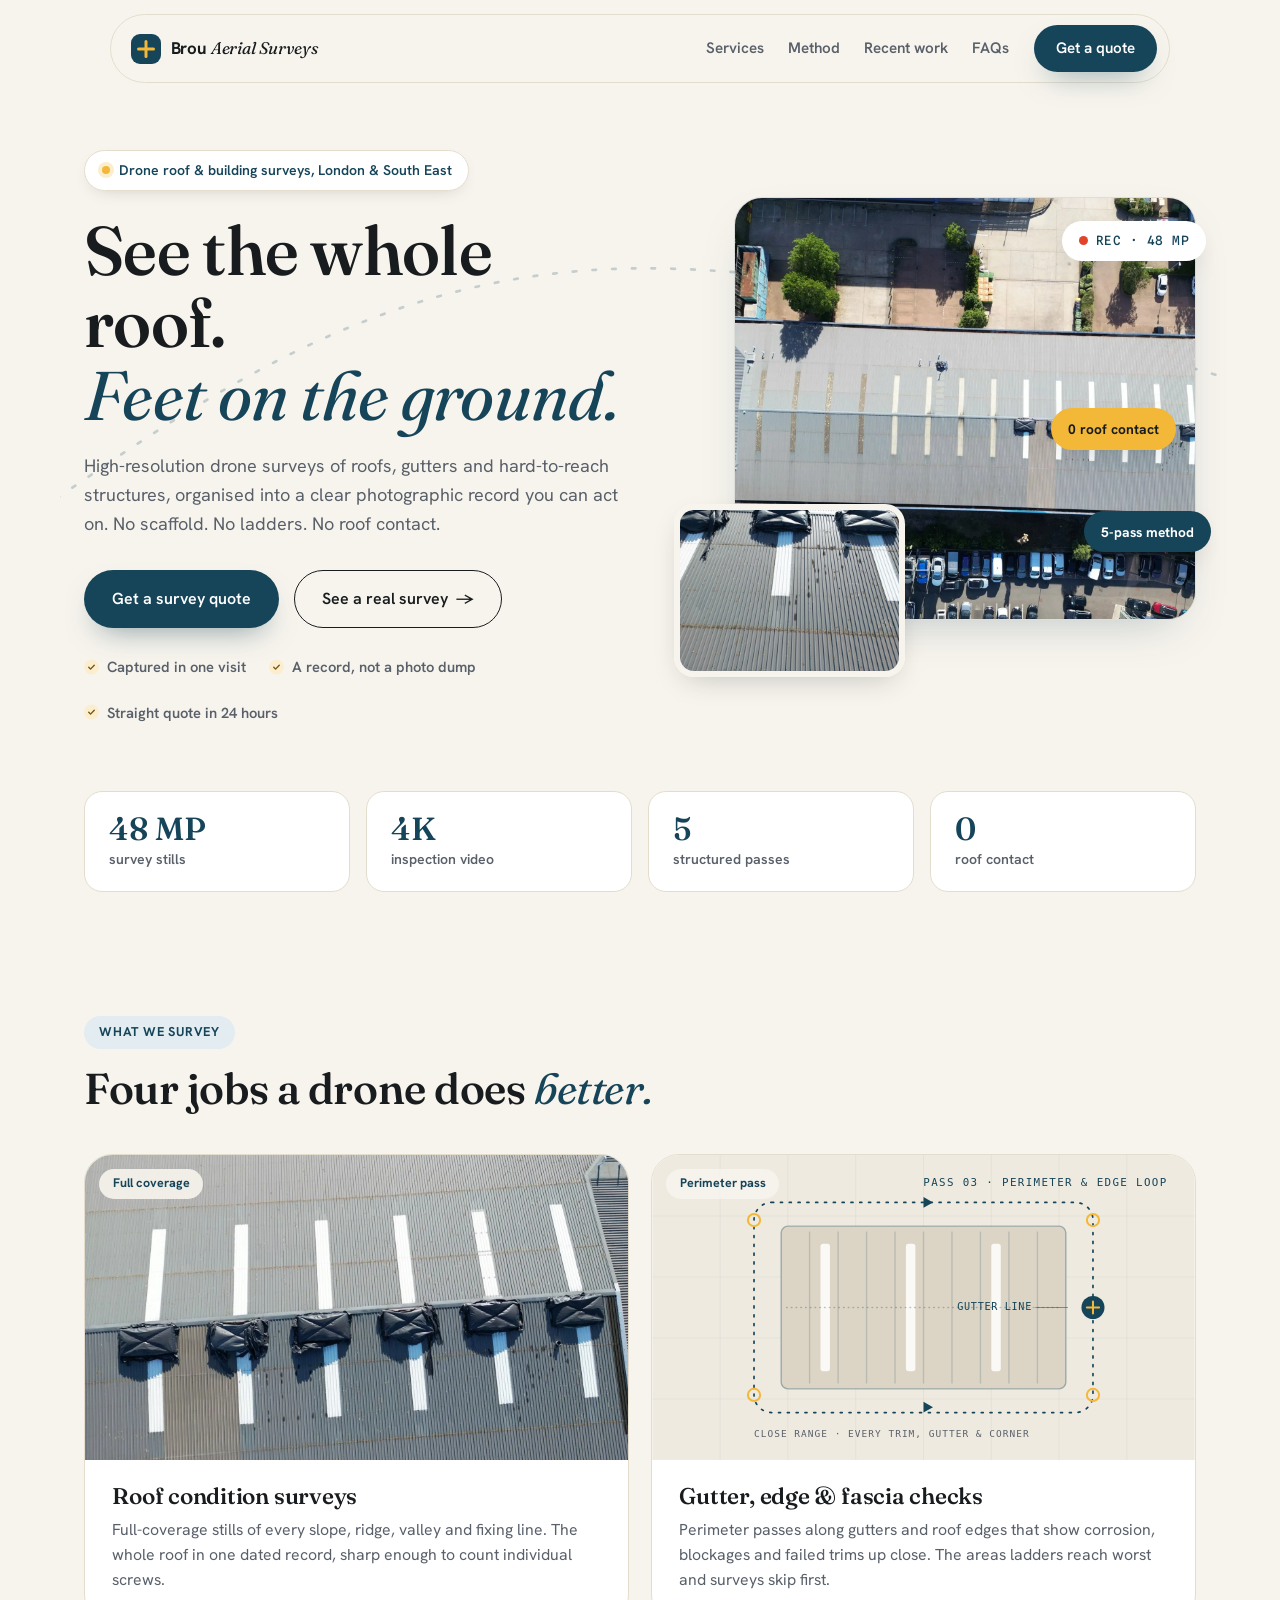
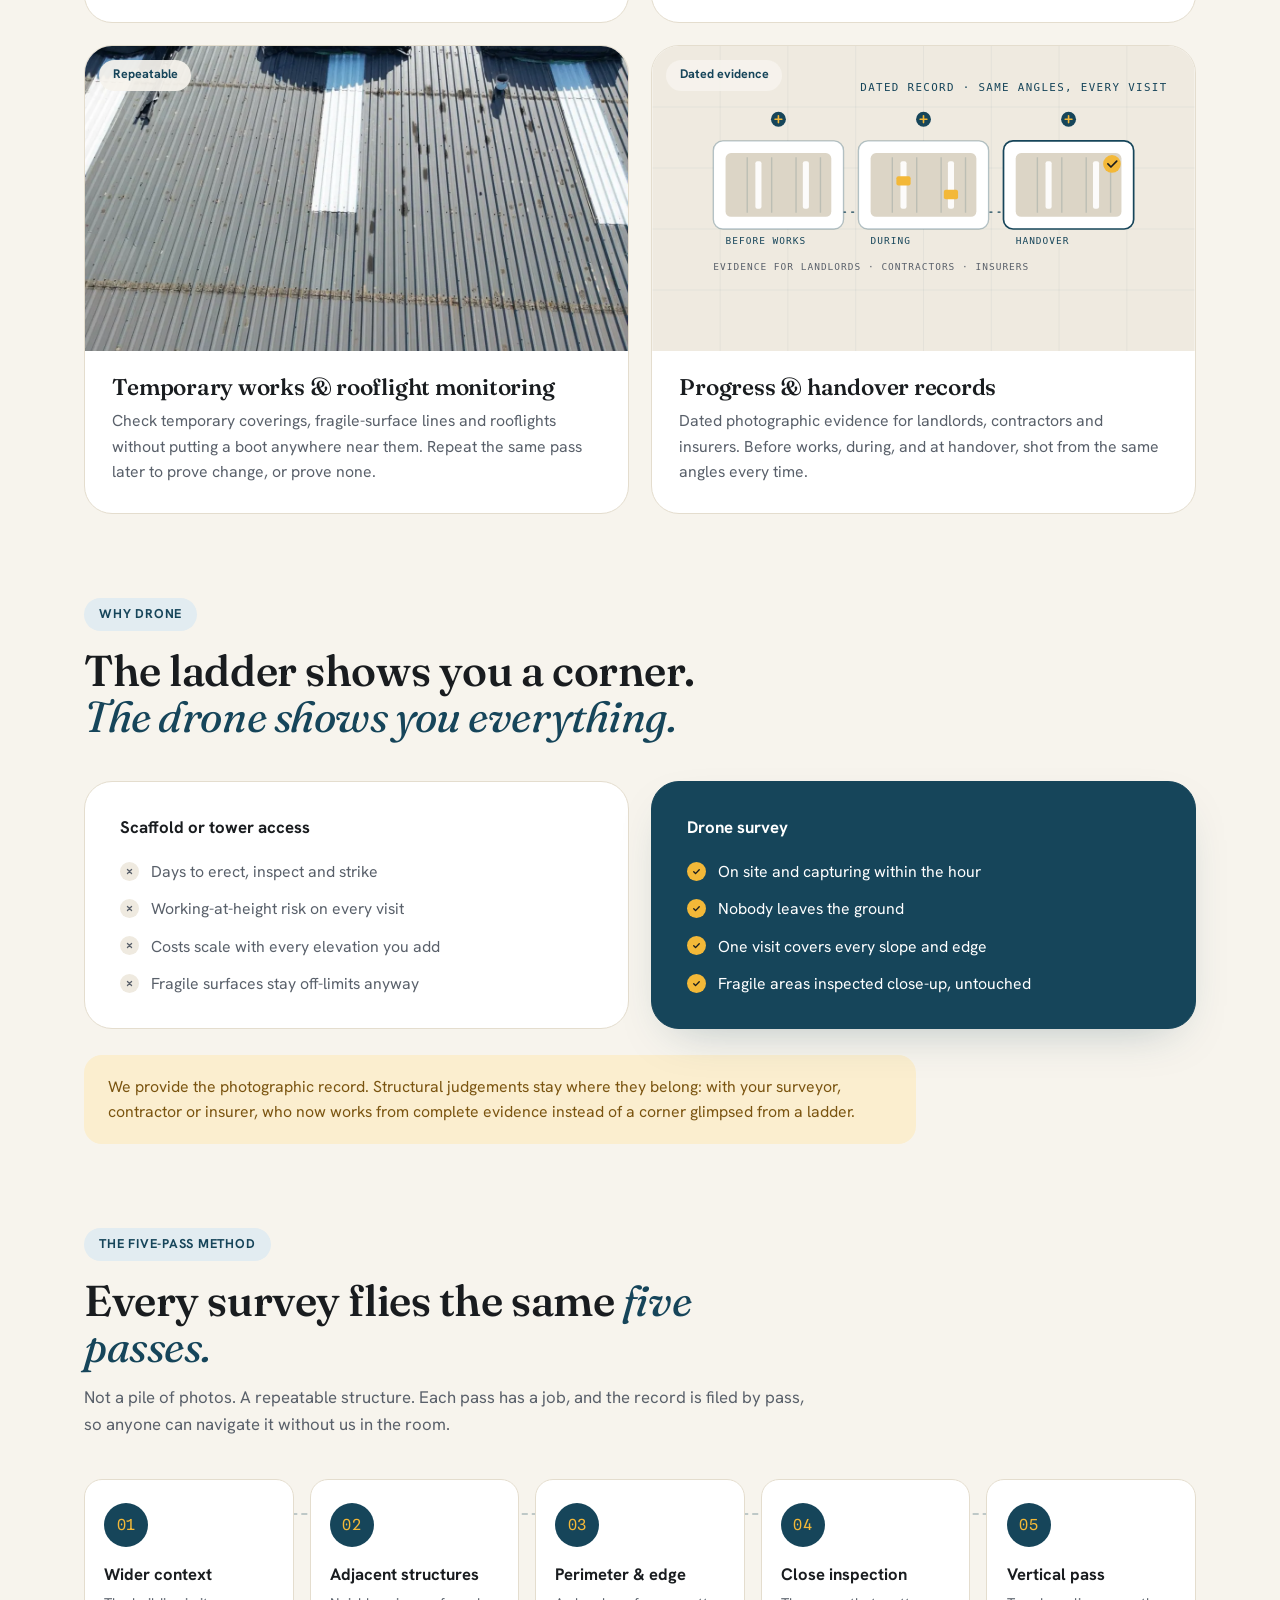
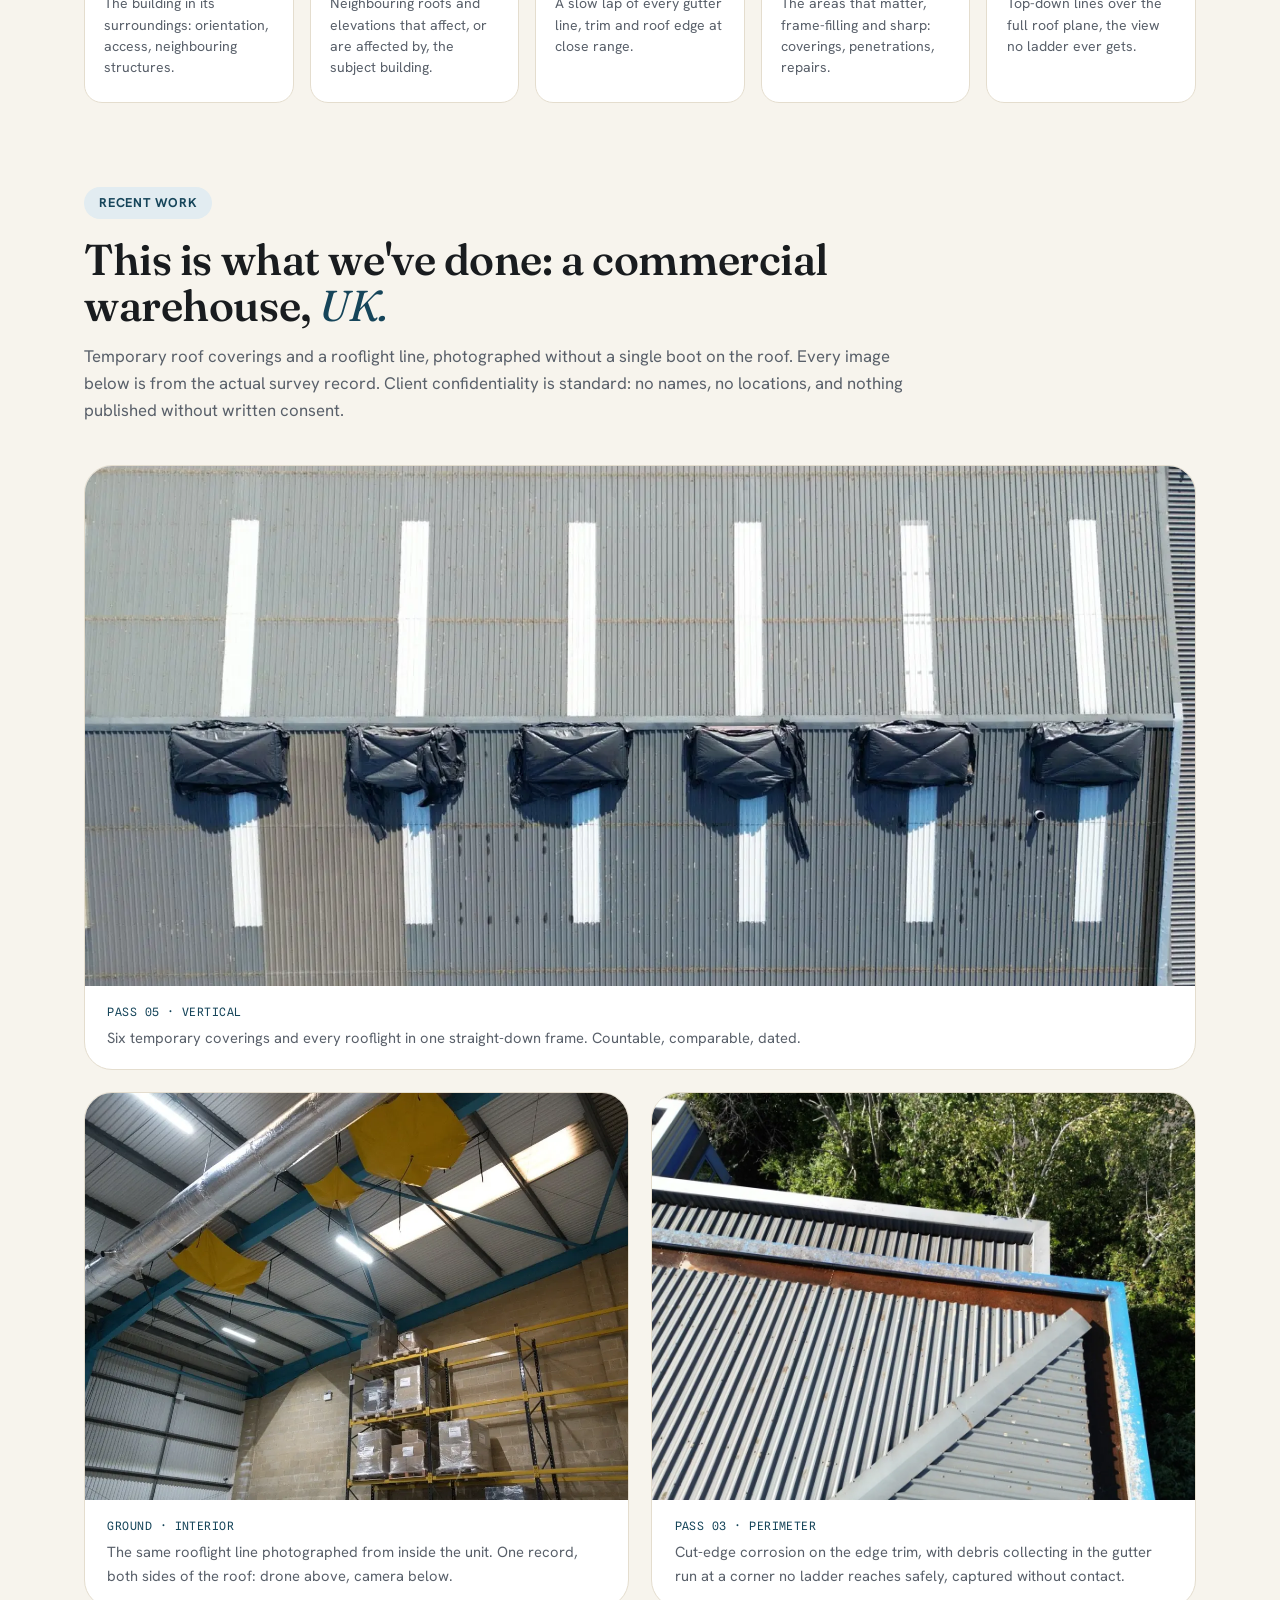
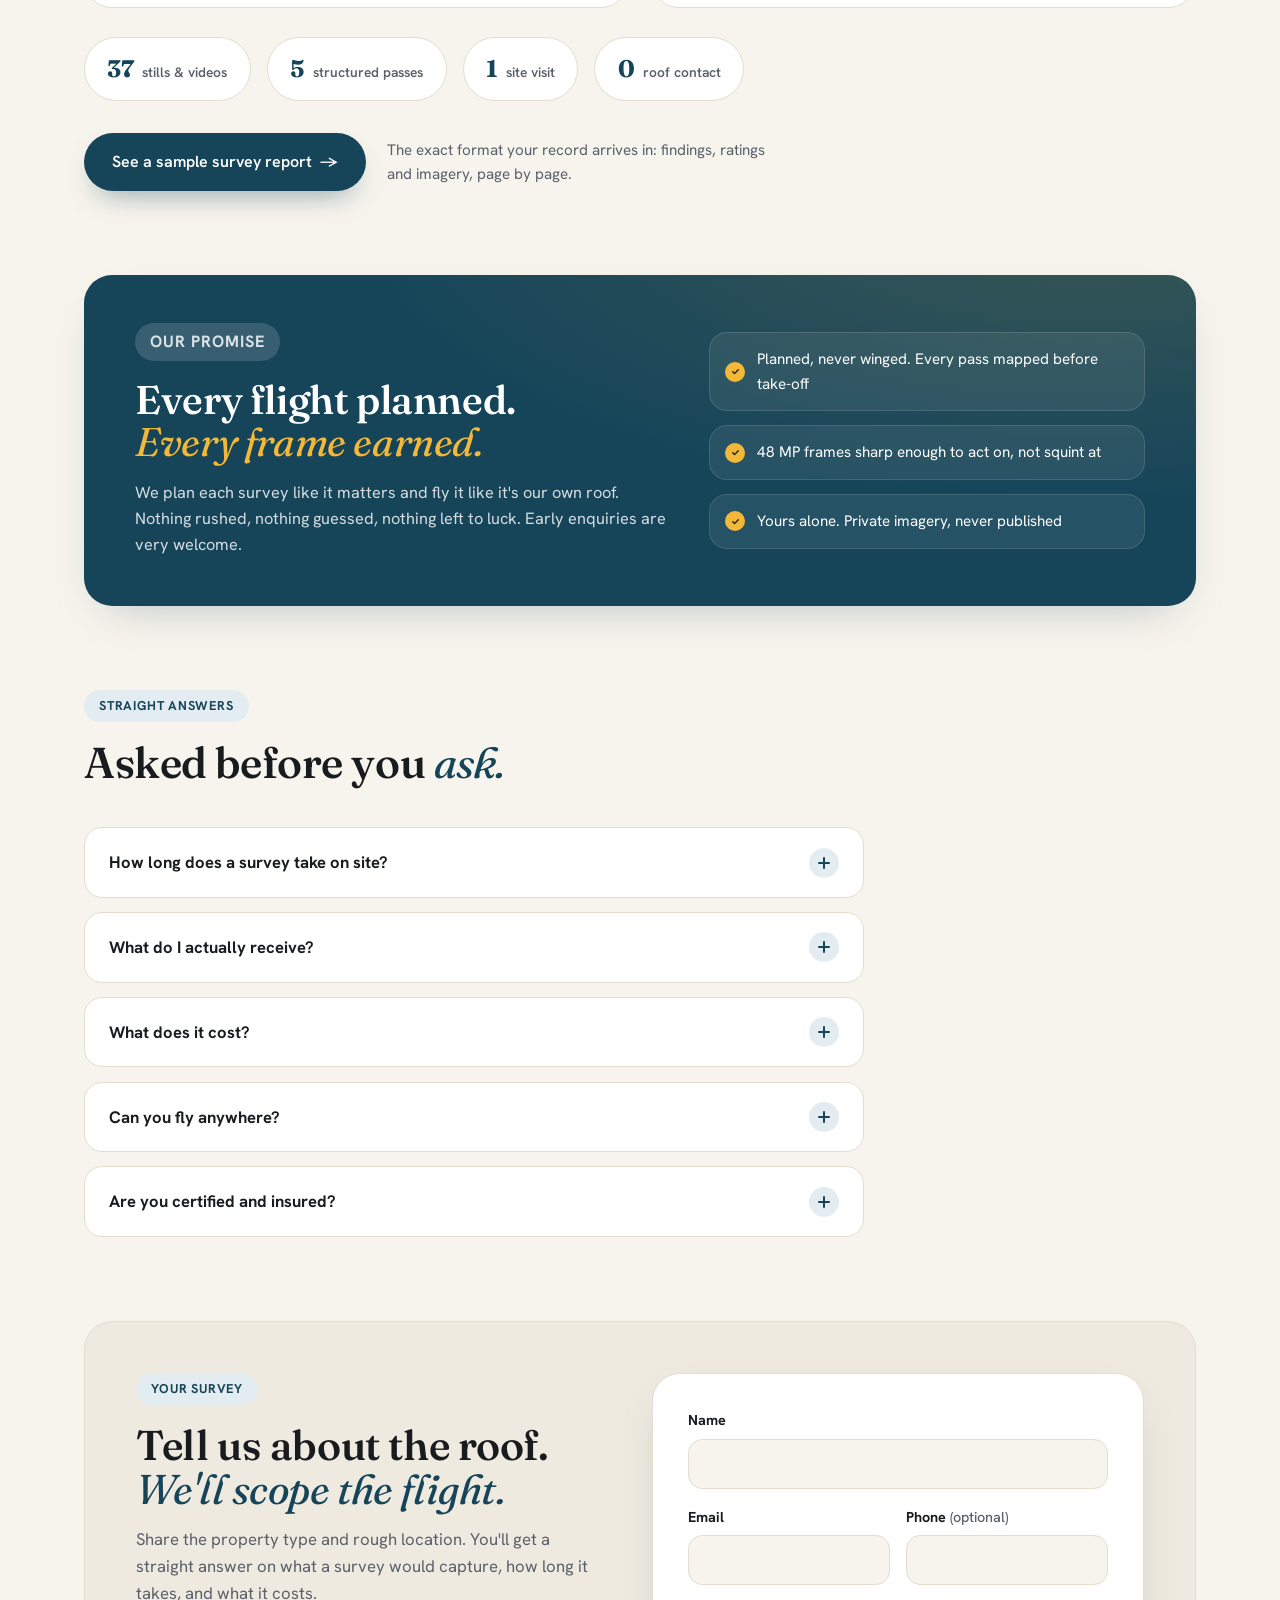
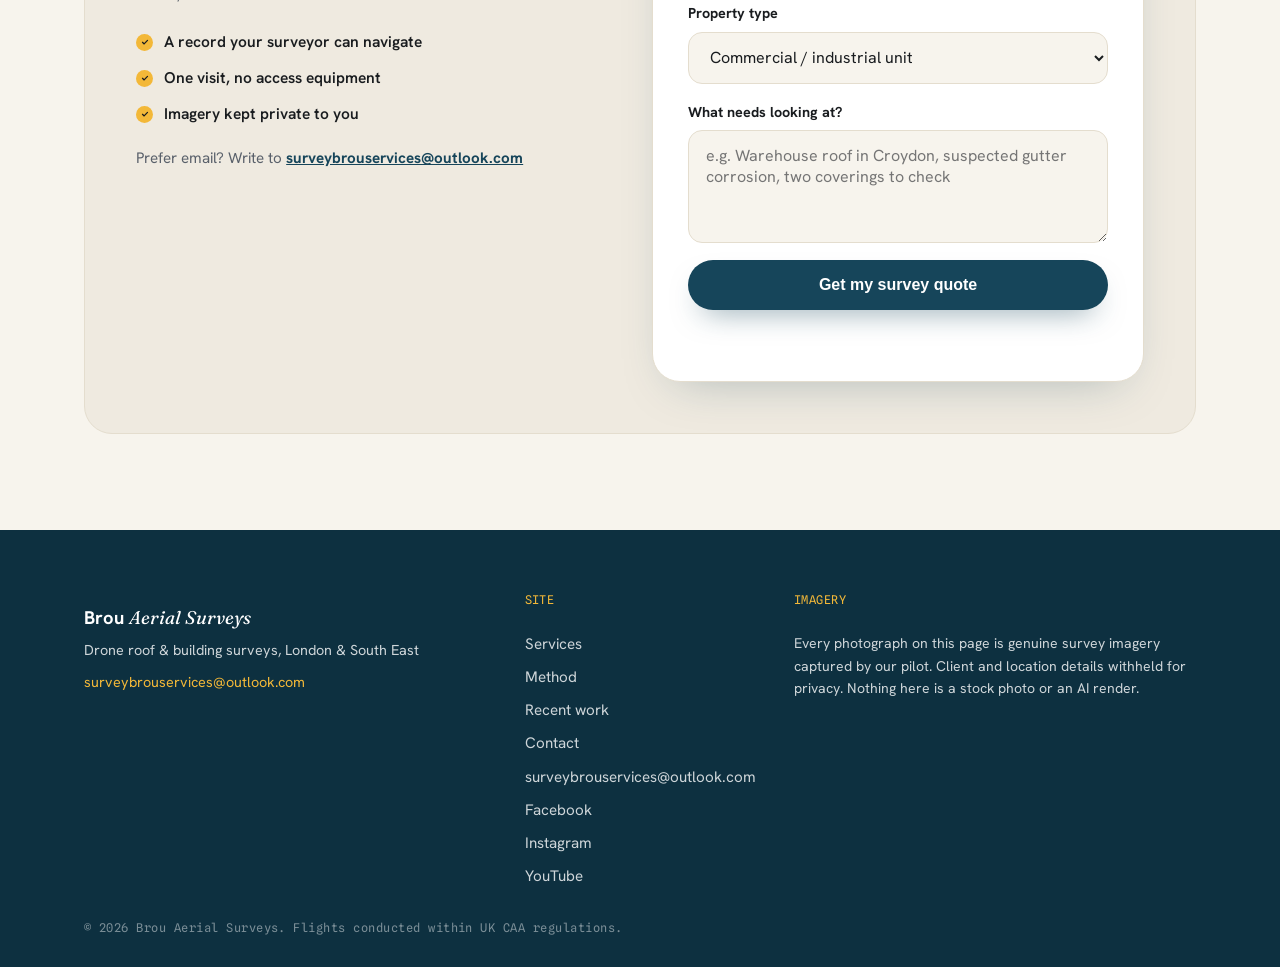
<file: index.html>
<!doctype html>
<html lang="en-GB">
<head>
  <meta charset="UTF-8" />
  <meta name="viewport" content="width=device-width, initial-scale=1.0, viewport-fit=cover" />
  <title>Brou Aerial Surveys | Drone roof &amp; building surveys, London &amp; South East</title>
  <meta name="description" content="Drone roof and building surveys across London and the South East. High-resolution stills and 4K video, organised into a clear photographic record." />
  <meta name="theme-color" content="#F7F4ED" />
  <meta property="og:type" content="website" />
  <meta property="og:url" content="https://brou-aerial-surveys.netlify.app/" />
  <meta property="og:title" content="Brou Aerial Surveys: see the whole roof, feet on the ground" />
  <meta property="og:description" content="Drone roof &amp; building surveys across London &amp; the South East. 48MP stills, 4K video, a record organised by flight pass, captured without touching the roof." />
  <meta property="og:image" content="https://brou-aerial-surveys.netlify.app/assets/hero-estate.jpg" />
  <meta name="twitter:card" content="summary_large_image" />
  <meta name="twitter:title" content="Brou Aerial Surveys: see the whole roof, feet on the ground" />
  <meta name="twitter:description" content="Drone roof &amp; building surveys across London &amp; the South East. 48MP stills, 4K video, a record organised by flight pass." />
  <meta name="twitter:image" content="https://brou-aerial-surveys.netlify.app/assets/hero-estate.jpg" />
  <link rel="canonical" href="https://brou-aerial-surveys.netlify.app/" />
  <script>(function(){var d=document.documentElement;d.classList.add("js");try{if(sessionStorage.getItem("bas_intro_seen"))d.classList.add("intro-seen");else sessionStorage.setItem("bas_intro_seen","1");}catch(e){d.classList.add("intro-seen");}})();</script>
  <link rel="icon" href="data:image/svg+xml,%3Csvg xmlns='http://www.w3.org/2000/svg' viewBox='0 0 32 32'%3E%3Crect width='32' height='32' rx='8' fill='%2316455A'/%3E%3Cpath d='M16 7v18M7 16h18' stroke='%23F3B838' stroke-width='3' stroke-linecap='round'/%3E%3C/svg%3E" />
  <link rel="manifest" href="./manifest.json" />
  <link rel="apple-touch-icon" href="./assets/icon-180.png" />
  <meta name="mobile-web-app-capable" content="yes" />
  <meta name="apple-mobile-web-app-capable" content="yes" />
  <meta name="apple-mobile-web-app-status-bar-style" content="default" />
  <link rel="preconnect" href="https://fonts.googleapis.com" />
  <link rel="preconnect" href="https://fonts.gstatic.com" crossorigin />
  <link href="https://fonts.googleapis.com/css2?family=Fraunces:ital,opsz,wght@0,9..144,420;0,9..144,560;1,9..144,420&family=Hanken+Grotesk:wght@400;500;600;700&family=Spline+Sans+Mono:wght@500&display=swap" rel="stylesheet" />
  <link rel="stylesheet" href="./styles.css?v=20260705d" />
  <script type="application/ld+json">
  {
    "@context": "https://schema.org",
    "@graph": [
      {
        "@type": "LocalBusiness",
        "@id": "https://brou-aerial-surveys.netlify.app/#business",
        "name": "Brou Aerial Surveys",
        "description": "High-resolution drone surveys of roofs, gutters and hard-to-reach structures across London and the South East — 48MP stills and 4K video organised into a clear photographic record by flight pass. No scaffold, no ladders, no roof contact.",
        "url": "https://brou-aerial-surveys.netlify.app/",
        "image": "https://brou-aerial-surveys.netlify.app/assets/hero-estate.jpg",
        "email": "surveybrouservices@outlook.com",
        "areaServed": [{ "@type": "City", "name": "London" }, { "@type": "AdministrativeArea", "name": "South East England" }],
        "knowsAbout": ["Drone roof surveys", "Gutter and fascia inspection", "Rooflight monitoring", "Progress and handover records"],
        "sameAs": [
          "https://www.facebook.com/profile.php?id=61591275375540",
          "https://www.instagram.com/surveybrouservices/",
          "https://www.youtube.com/@surveybrouservices"
        ]
      },
      {
        "@type": "Service",
        "@id": "https://brou-aerial-surveys.netlify.app/#service",
        "name": "Drone roof and building surveys",
        "serviceType": "Aerial photographic survey of roofs and structures",
        "provider": { "@id": "https://brou-aerial-surveys.netlify.app/#business" },
        "areaServed": [{ "@type": "City", "name": "London" }, { "@type": "AdministrativeArea", "name": "South East England" }]
      }
    ]
  }
  </script>
</head>
<body>

  <a class="skip-link" href="#top">Skip to content</a>

  <div class="intro" aria-hidden="true">
    <div class="intro-inner">
      <span class="intro-mark" aria-hidden="true"></span>
      <span class="intro-word">Brou <em>Aerial&nbsp;Surveys</em></span>
      <span class="intro-rule" aria-hidden="true"></span>
    </div>
  </div>

  <header class="topbar" id="topbar">
    <div class="topbar-pill">
      <a class="brand" href="#top">
        <span class="brand-mark" aria-hidden="true"></span>
        <span class="brand-word">Brou <em>Aerial&nbsp;Surveys</em></span>
      </a>
      <nav class="topnav" aria-label="Main">
        <a href="#services">Services</a>
        <a href="#method">Method</a>
        <a href="#casestudy">Recent work</a>
        <a href="#faq">FAQs</a>
      </nav>
      <a class="btn btn-solid btn-nav" href="#contact">Get a quote</a>
      <button class="nav-toggle" type="button" aria-label="Open menu" aria-expanded="false" aria-controls="mobilenav">
        <span></span><span></span>
      </button>
    </div>
  </header>

  <nav class="mobilenav" id="mobilenav" aria-label="Mobile">
    <a href="#services">Services</a>
    <a href="#method">Method</a>
    <a href="#casestudy">Recent work</a>
    <a href="#faq">FAQs</a>
    <a href="#contact"><em>Get a quote</em></a>
  </nav>

  <main id="top">

    <!-- ============ HERO ============ -->
    <section class="hero" aria-labelledby="hero-title">
      <svg class="hero-path" viewBox="0 0 1200 520" fill="none" aria-hidden="true" preserveAspectRatio="xMidYMid slice">
        <path d="M-40 430 C 240 380, 340 140, 620 150 S 1080 320, 1260 210" stroke="currentColor" stroke-width="1.5" stroke-dasharray="2 9" stroke-linecap="round"/>
      </svg>
      <div class="hero-inner">
        <div class="hero-copy">
          <p class="hero-badge"><span class="dot" aria-hidden="true"></span>Drone roof &amp; building surveys, London &amp; South East</p>
          <h1 id="hero-title">See the whole roof.<br /><em>Feet on the ground.</em></h1>
          <p class="hero-sub">High-resolution drone surveys of roofs, gutters and hard-to-reach structures, organised into a clear photographic record you can act on. No scaffold. No ladders. No roof contact.</p>
          <div class="hero-actions">
            <a class="btn btn-solid" href="#contact">Get a survey quote</a>
            <a class="btn btn-line" href="#casestudy">See a real survey <span aria-hidden="true">→</span></a>
          </div>
          <ul class="hero-trust" aria-label="What you can expect">
            <li>Captured in one visit</li>
            <li>A record, not a photo dump</li>
            <li>Straight quote in 24 hours</li>
          </ul>
        </div>
        <div class="hero-media" aria-hidden="false">
          <figure class="hero-photo">
            <img fetchpriority="high" src="./assets/hero-estate.webp" alt="Top-down drone photograph of a full commercial warehouse roof and its surroundings, captured in a single frame" />
          </figure>
          <figure class="hero-photo-sm">
            <img loading="lazy" decoding="async" src="./assets/coverings-close.webp" alt="Close-range drone photograph of temporary coverings secured over warehouse rooflights" />
          </figure>
          <div class="hero-chip chip-a mono"><span class="chip-dot" aria-hidden="true"></span>REC · 48 MP</div>
          <div class="hero-chip chip-b">0 roof contact</div>
          <div class="hero-chip chip-c">5-pass method</div>
        </div>
      </div>
      <ul class="stat-strip reveal-stagger" aria-label="Capture specification">
        <li><strong>48 MP</strong><span>survey stills</span></li>
        <li><strong>4K</strong><span>inspection video</span></li>
        <li><strong>5</strong><span>structured passes</span></li>
        <li><strong>0</strong><span>roof contact</span></li>
      </ul>
    </section>

    <!-- ============ SERVICES ============ -->
    <section class="section" id="services" aria-labelledby="services-title">
      <header class="section-head reveal">
        <p class="eyebrow">What we survey</p>
        <h2 id="services-title">Four jobs a drone does <em>better.</em></h2>
      </header>
      <div class="svc-grid reveal-stagger">
        <article class="svc">
          <div class="svc-media"><img loading="lazy" decoding="async" src="./assets/vertical-wide.webp" alt="Top-down drone view of a warehouse roof plane with rooflight lines and temporary coverings" /><span class="svc-tag">Full coverage</span></div>
          <div class="svc-body">
            <h3>Roof condition surveys</h3>
            <p>Full-coverage stills of every slope, ridge, valley and fixing line. The whole roof in one dated record, sharp enough to count individual screws.</p>
          </div>
        </article>
        <article class="svc">
          <div class="svc-media is-diagram"><img loading="lazy" decoding="async" src="./assets/diag-perimeter.svg" alt="Flight-plan diagram of a perimeter and edge inspection loop around a warehouse roof, with waypoints at every corner" /><span class="svc-tag">Perimeter pass</span></div>
          <div class="svc-body">
            <h3>Gutter, edge &amp; fascia checks</h3>
            <p>Perimeter passes along gutters and roof edges that show corrosion, blockages and failed trims up close. The areas ladders reach worst and surveys skip first.</p>
          </div>
        </article>
        <article class="svc">
          <div class="svc-media"><img loading="lazy" decoding="async" src="./assets/coverings-close.webp" alt="Close-range drone photograph of temporary coverings and rooflights on a fragile roof surface" /><span class="svc-tag">Repeatable</span></div>
          <div class="svc-body">
            <h3>Temporary works &amp; rooflight monitoring</h3>
            <p>Check temporary coverings, fragile-surface lines and rooflights without putting a boot anywhere near them. Repeat the same pass later to prove change, or prove none.</p>
          </div>
        </article>
        <article class="svc">
          <div class="svc-media is-diagram"><img loading="lazy" decoding="async" src="./assets/diag-record.svg" alt="Diagram of three dated survey frames of the same roof (before works, during, at handover) captured from the same angles" /><span class="svc-tag">Dated evidence</span></div>
          <div class="svc-body">
            <h3>Progress &amp; handover records</h3>
            <p>Dated photographic evidence for landlords, contractors and insurers. Before works, during, and at handover, shot from the same angles every time.</p>
          </div>
        </article>
      </div>
    </section>

    <!-- ============ WHY DRONE ============ -->
    <section class="section compare" aria-labelledby="compare-title">
      <header class="section-head reveal">
        <p class="eyebrow">Why drone</p>
        <h2 id="compare-title">The ladder shows you a corner.<br /><em>The drone shows you everything.</em></h2>
      </header>
      <div class="compare-grid reveal-stagger">
        <div class="compare-col">
          <p class="compare-head">Scaffold or tower access</p>
          <ul class="list-x">
            <li>Days to erect, inspect and strike</li>
            <li>Working-at-height risk on every visit</li>
            <li>Costs scale with every elevation you add</li>
            <li>Fragile surfaces stay off-limits anyway</li>
          </ul>
        </div>
        <div class="compare-col is-drone">
          <p class="compare-head">Drone survey</p>
          <ul class="list-check">
            <li>On site and capturing within the hour</li>
            <li>Nobody leaves the ground</li>
            <li>One visit covers every slope and edge</li>
            <li>Fragile areas inspected close-up, untouched</li>
          </ul>
        </div>
      </div>
      <p class="compare-note reveal">We provide the photographic record. Structural judgements stay where they belong: with your surveyor, contractor or insurer, who now works from complete evidence instead of a corner glimpsed from a ladder.</p>
    </section>

    <!-- ============ METHOD ============ -->
    <section class="section method" id="method" aria-labelledby="method-title">
      <header class="section-head reveal">
        <p class="eyebrow">The five-pass method</p>
        <h2 id="method-title">Every survey flies the same <em>five passes.</em></h2>
        <p class="section-sub">Not a pile of photos. A repeatable structure. Each pass has a job, and the record is filed by pass, so anyone can navigate it without us in the room.</p>
      </header>
      <ol class="pass-list reveal-stagger">
        <li><span class="pass-no mono">01</span><strong>Wider context</strong><p>The building in its surroundings: orientation, access, neighbouring structures.</p></li>
        <li><span class="pass-no mono">02</span><strong>Adjacent structures</strong><p>Neighbouring roofs and elevations that affect, or are affected by, the subject building.</p></li>
        <li><span class="pass-no mono">03</span><strong>Perimeter &amp; edge</strong><p>A slow lap of every gutter line, trim and roof edge at close range.</p></li>
        <li><span class="pass-no mono">04</span><strong>Close inspection</strong><p>The areas that matter, frame-filling and sharp: coverings, penetrations, repairs.</p></li>
        <li><span class="pass-no mono">05</span><strong>Vertical pass</strong><p>Top-down lines over the full roof plane, the view no ladder ever gets.</p></li>
      </ol>
    </section>

    <!-- ============ CASE STUDY ============ -->
    <section class="section casestudy" id="casestudy" aria-labelledby="case-title">
      <header class="section-head reveal">
        <p class="eyebrow">Recent work</p>
        <h2 id="case-title">This is what we've done: a commercial warehouse, <em>UK.</em></h2>
        <p class="section-sub">Temporary roof coverings and a rooflight line, photographed without a single boot on the roof. Every image below is from the actual survey record. Client confidentiality is standard: no names, no locations, and nothing published without written consent.</p>
      </header>
      <figure class="case-figure case-wide reveal">
        <img loading="lazy" decoding="async" src="./assets/vertical-line.webp" alt="Straight-down drone photograph of six temporary coverings fixed along a warehouse rooflight line" />
        <figcaption><span class="mono">PASS 05 · VERTICAL</span> Six temporary coverings and every rooflight in one straight-down frame. Countable, comparable, dated.</figcaption>
      </figure>
      <div class="case-pair reveal-stagger">
        <figure class="case-figure">
          <img loading="lazy" decoding="async" src="./assets/inside-rooflights.webp" alt="Interior photograph of the warehouse showing yellow protective covers fitted beneath the same rooflights" />
          <figcaption><span class="mono">GROUND · INTERIOR</span> The same rooflight line photographed from inside the unit. One record, both sides of the roof: drone above, camera below.</figcaption>
        </figure>
        <figure class="case-figure">
          <img loading="lazy" decoding="async" src="./assets/corner-edge.webp" alt="Drone photograph looking down at a roof corner showing corroded blue edge trim and gutter junctions" />
          <figcaption><span class="mono">PASS 03 · PERIMETER</span> Cut-edge corrosion on the edge trim, with debris collecting in the gutter run at a corner no ladder reaches safely, captured without contact.</figcaption>
        </figure>
      </div>
      <ul class="case-stats reveal" aria-label="Survey record contents">
        <li><strong>37</strong><span>stills &amp; videos</span></li>
        <li><strong>5</strong><span>structured passes</span></li>
        <li><strong>1</strong><span>site visit</span></li>
        <li><strong>0</strong><span>roof contact</span></li>
      </ul>
      <div class="case-cta reveal">
        <a class="btn btn-solid" href="./sample-report.html">See a sample survey report <span aria-hidden="true">→</span></a>
        <p>The exact format your record arrives in: findings, ratings and imagery, page by page.</p>
      </div>
    </section>

    <!-- ============ PROMISE ============ -->
    <section class="section" id="compliance" aria-labelledby="compliance-title">
      <div class="compliance-panel reveal">
        <div class="compliance-copy">
          <p class="eyebrow eyebrow-light">Our promise</p>
          <h2 id="compliance-title">Every flight planned.<br /><em>Every frame earned.</em></h2>
          <p>We plan each survey like it matters and fly it like it's our own roof. Nothing rushed, nothing guessed, nothing left to luck. Early enquiries are very welcome.</p>
        </div>
        <ul class="compliance-list">
          <li>Planned, never winged. Every pass mapped before take-off</li>
          <li>48&nbsp;MP frames sharp enough to act on, not squint at</li>
          <li>Yours alone. Private imagery, never published</li>
        </ul>
      </div>
    </section>

    <!-- ============ FAQ ============ -->
    <section class="section faq" id="faq" aria-labelledby="faq-title">
      <header class="section-head reveal">
        <p class="eyebrow">Straight answers</p>
        <h2 id="faq-title">Asked before you <em>ask.</em></h2>
      </header>
      <div class="faq-list reveal-stagger">
        <details>
          <summary>How long does a survey take on site?<span class="faq-icon" aria-hidden="true"></span></summary>
          <p>Most single-building surveys are captured within the hour. We arrive, run the airspace and site checks, fly the five passes, and you get on with your day. No access equipment, no closures, no fuss.</p>
        </details>
        <details>
          <summary>What do I actually receive?<span class="faq-icon" aria-hidden="true"></span></summary>
          <p>A dated photographic record of 48&nbsp;MP stills and 4K video, filed by flight pass so you can navigate it without us in the room. Shared privately with you, and only you. <a href="./sample-report.html">See a sample report</a> for the exact format.</p>
        </details>
        <details>
          <summary>What does it cost?<span class="faq-icon" aria-hidden="true"></span></summary>
          <p>Each survey is scoped on the roof itself: size, access and airspace. Send the property type and rough location and you'll have a straight quote within 24 hours. If you already have a scaffold or cherry picker quote, send that too and compare the two.</p>
        </details>
        <details>
          <summary>Can you fly anywhere?<span class="faq-icon" aria-hidden="true"></span></summary>
          <p>Airspace is checked before every flight. Most sites in London and the South East are flyable; some need extra permissions or coordination, and we tell you that up front, before anything is booked.</p>
        </details>
        <details>
          <summary>Are you certified and insured?<span class="faq-icon" aria-hidden="true"></span></summary>
          <p>Every flight is planned and flown within UK CAA rules. Pilot qualifications (A2 CoC and GVC) are in progress. Commercial bookings open on certification and insurance, and early enquiries are very welcome now.</p>
        </details>
      </div>
    </section>

    <!-- ============ CONTACT ============ -->
    <section class="contact" id="contact" aria-labelledby="contact-title">
      <div class="contact-inner">
        <div class="contact-copy reveal">
          <p class="eyebrow">Your survey</p>
          <h2 id="contact-title">Tell us about the roof.<br /><em>We'll scope the flight.</em></h2>
          <p class="section-sub">Share the property type and rough location. You'll get a straight answer on what a survey would capture, how long it takes, and what it costs.</p>
          <ul class="contact-trust">
            <li>A record your surveyor can navigate</li>
            <li>One visit, no access equipment</li>
            <li>Imagery kept private to you</li>
          </ul>
          <p class="contact-alt">Prefer email? Write to <a href="mailto:surveybrouservices@outlook.com">surveybrouservices@outlook.com</a></p>
        </div>
        <form class="contact-form reveal" name="drone-enquiry" method="POST" novalidate>
          <p class="hp" hidden aria-hidden="true"><label>Leave this empty <input name="bot-field" tabindex="-1" autocomplete="off" /></label></p>
          <div class="field">
            <label for="cName">Name</label>
            <input id="cName" type="text" name="name" autocomplete="name" required />
          </div>
          <div class="field-row">
            <div class="field">
              <label for="cEmail">Email</label>
              <input id="cEmail" type="email" name="email" autocomplete="email" required />
            </div>
            <div class="field">
              <label for="cPhone">Phone <span class="opt">(optional)</span></label>
              <input id="cPhone" type="tel" name="phone" autocomplete="tel" />
            </div>
          </div>
          <div class="field">
            <label for="cType">Property type</label>
            <select id="cType" name="property_type">
              <option value="commercial">Commercial / industrial unit</option>
              <option value="residential">Residential property</option>
              <option value="block">Block / estate management</option>
              <option value="other">Something else</option>
            </select>
          </div>
          <div class="field">
            <label for="cMessage">What needs looking at?</label>
            <textarea id="cMessage" name="message" rows="4" placeholder="e.g. Warehouse roof in Croydon, suspected gutter corrosion, two coverings to check"></textarea>
          </div>
          <button class="btn btn-solid btn-full" type="submit">Get my survey quote</button>
          <p class="form-status" id="contactStatus" role="status" aria-live="polite"></p>
          <noscript><p class="form-noscript">JavaScript is required to send this enquiry securely. Please enable JavaScript and try again.</p></noscript>
        </form>
      </div>
    </section>
  </main>

  <footer class="footer">
    <div class="footer-inner">
      <div class="footer-brand">
        <span class="brand-mark" aria-hidden="true"></span>
        <p>Brou <em>Aerial Surveys</em></p>
        <span>Drone roof &amp; building surveys, London &amp; South East</span>
        <a class="footer-mail" href="mailto:surveybrouservices@outlook.com">surveybrouservices@outlook.com</a>
      </div>
      <div class="footer-col">
        <p class="footer-head mono">Site</p>
        <a href="#services">Services</a>
        <a href="#method">Method</a>
        <a href="#casestudy">Recent work</a>
        <a href="#contact">Contact</a>
        <a href="mailto:surveybrouservices@outlook.com">surveybrouservices@outlook.com</a>
        <a href="https://www.facebook.com/profile.php?id=61591275375540" target="_blank" rel="noopener">Facebook</a>
        <a href="https://www.instagram.com/surveybrouservices/" target="_blank" rel="noopener">Instagram</a>
        <a href="https://www.youtube.com/@surveybrouservices" target="_blank" rel="noopener">YouTube</a>
      </div>
      <div class="footer-col footer-note">
        <p class="footer-head mono">Imagery</p>
        <span>Every photograph on this page is genuine survey imagery captured by our pilot. Client and location details withheld for privacy. Nothing here is a stock photo or an AI render.</span>
      </div>
    </div>
    <p class="footer-fine mono">© 2026 Brou Aerial Surveys. Flights conducted within UK CAA regulations.</p>
  </footer>

  <script src="./app.js?v=20260705d"></script>
</body>
</html>
</file>
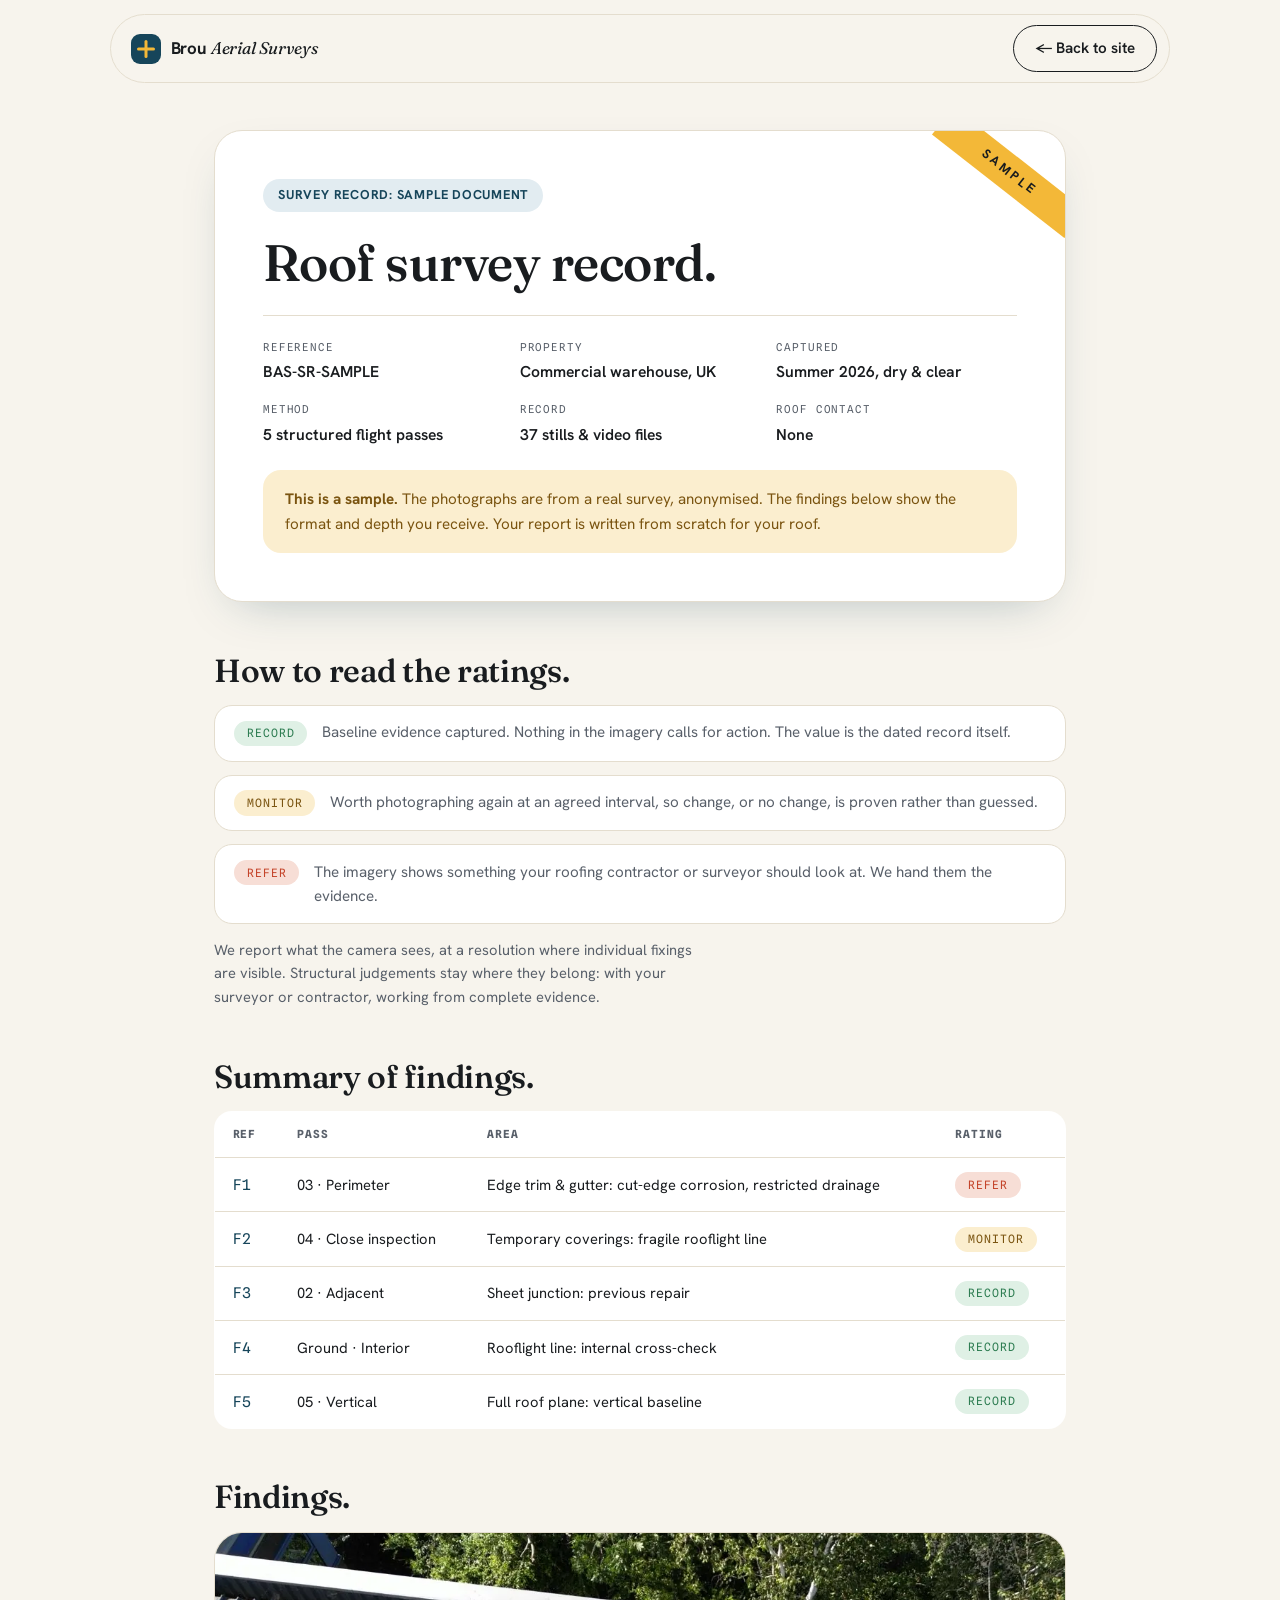
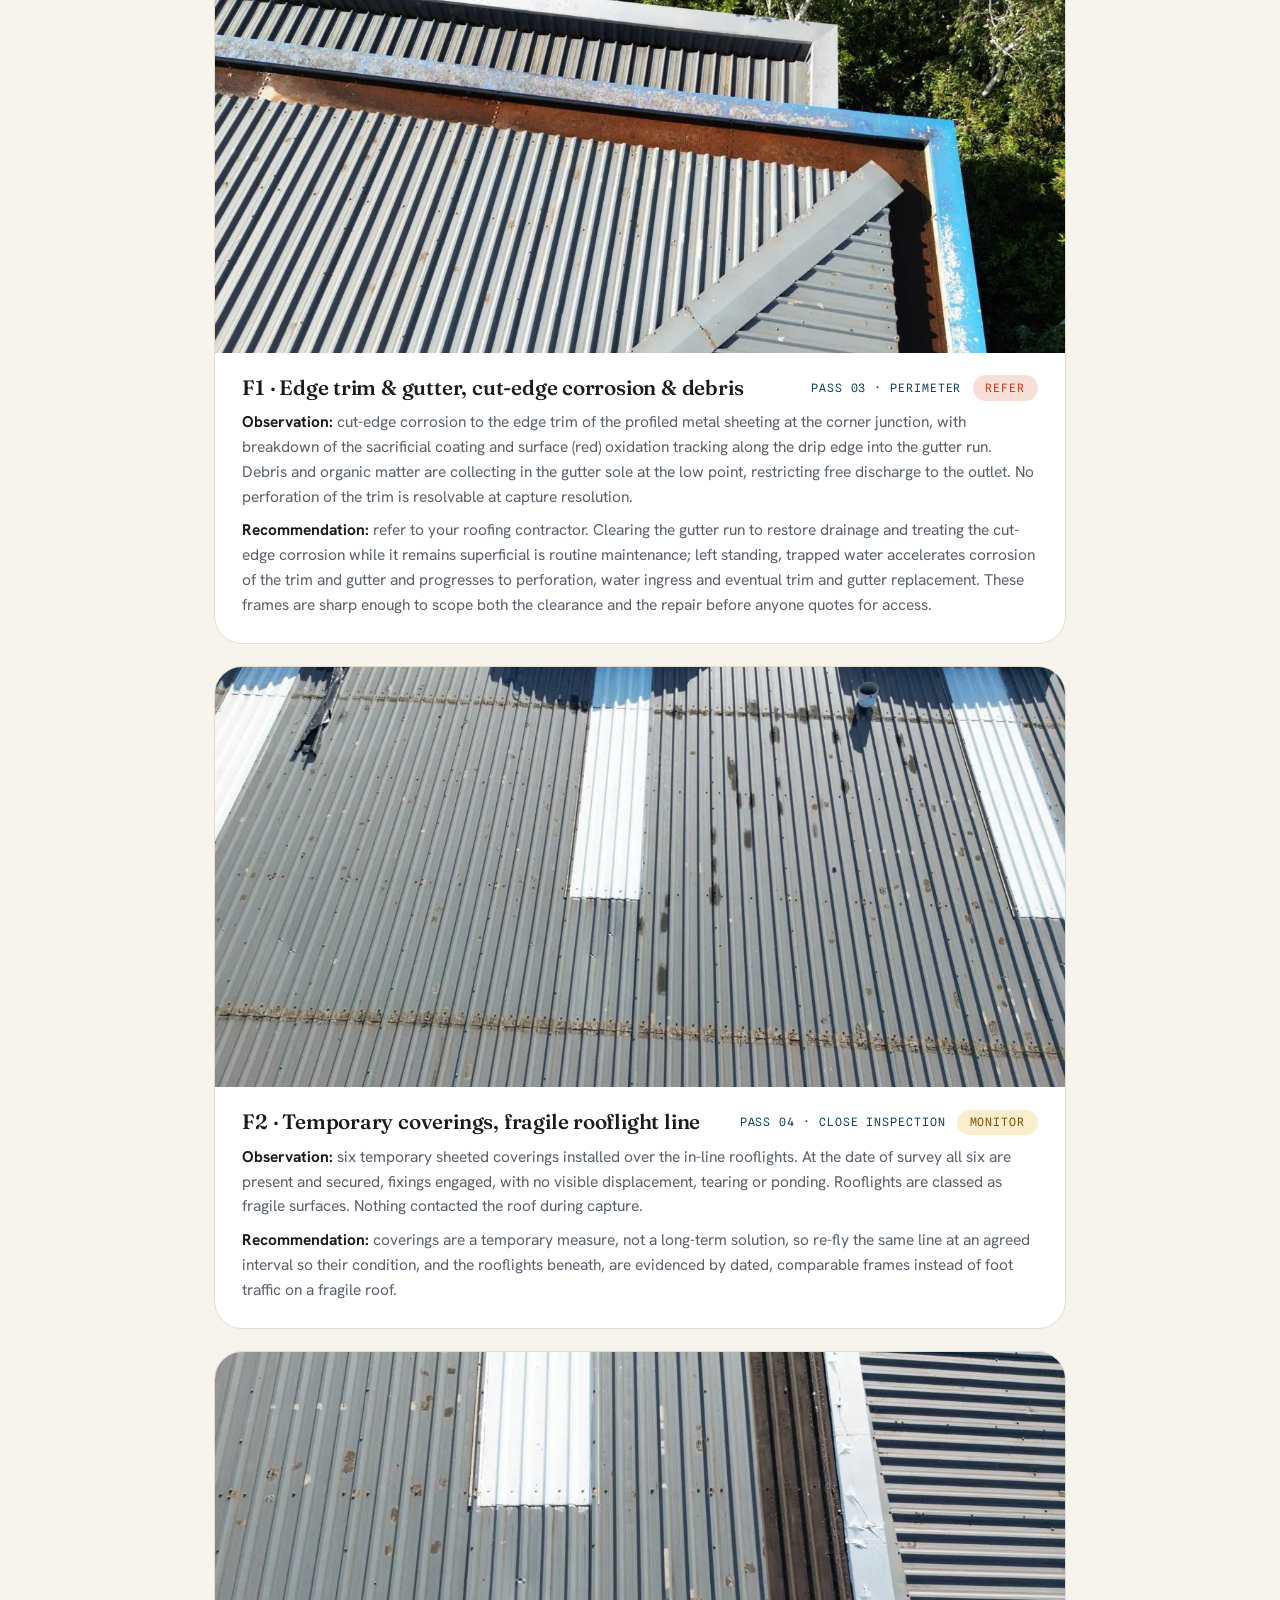
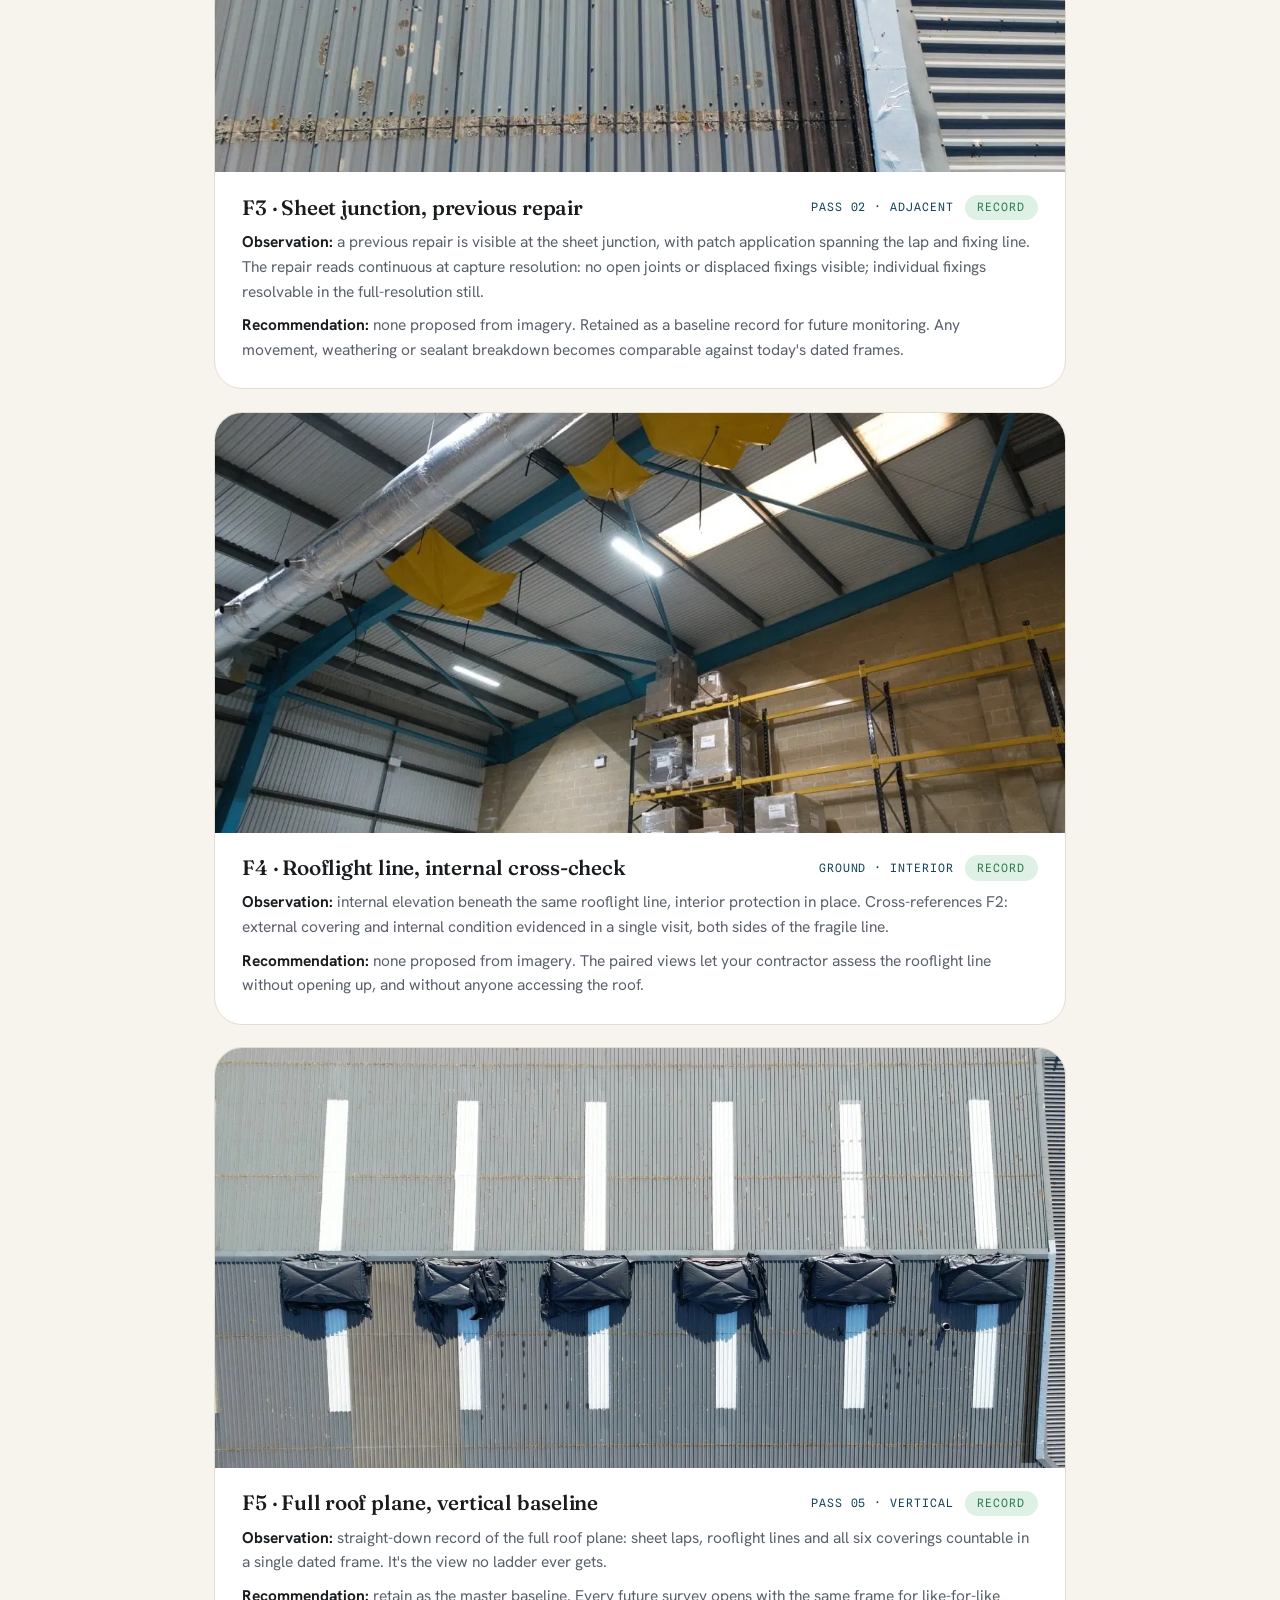
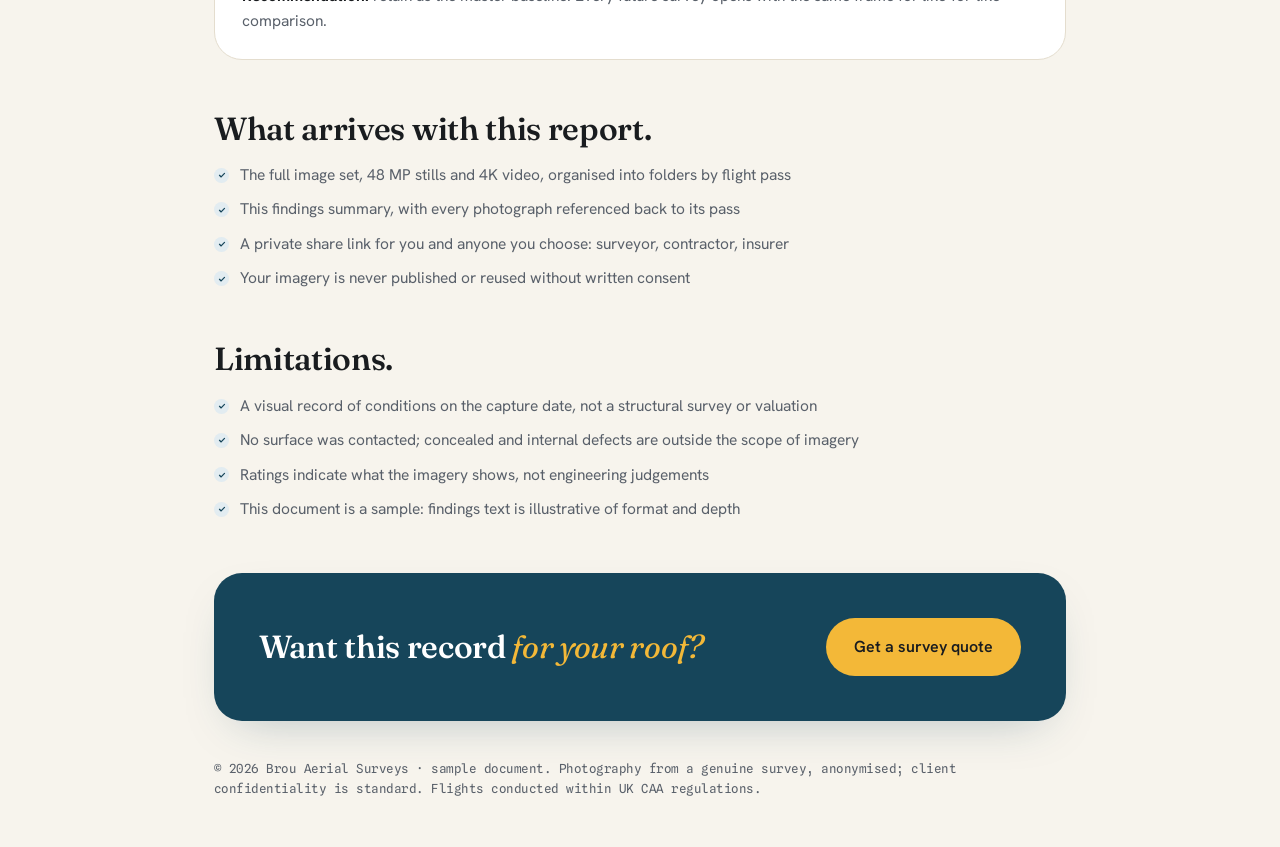
<file: sample-report.html>
<!doctype html>
<html lang="en-GB">
<head>
  <meta charset="UTF-8" />
  <meta name="viewport" content="width=device-width, initial-scale=1.0, viewport-fit=cover" />
  <title>Sample survey report | Brou Aerial Surveys</title>
  <meta name="description" content="A sample drone roof survey record: findings, ratings and imagery in the exact format clients receive. Real survey photography, anonymised." />
  <meta name="robots" content="index, follow" />
  <meta name="theme-color" content="#F7F4ED" />
  <link rel="icon" href="data:image/svg+xml,%3Csvg xmlns='http://www.w3.org/2000/svg' viewBox='0 0 32 32'%3E%3Crect width='32' height='32' rx='8' fill='%2316455A'/%3E%3Cpath d='M16 7v18M7 16h18' stroke='%23F3B838' stroke-width='3' stroke-linecap='round'/%3E%3C/svg%3E" />
  <link rel="manifest" href="./manifest.json" />
  <link rel="apple-touch-icon" href="./assets/icon-180.png" />
  <meta name="mobile-web-app-capable" content="yes" />
  <meta name="apple-mobile-web-app-capable" content="yes" />
  <meta name="apple-mobile-web-app-status-bar-style" content="default" />
  <link rel="preconnect" href="https://fonts.googleapis.com" />
  <link rel="preconnect" href="https://fonts.gstatic.com" crossorigin />
  <link href="https://fonts.googleapis.com/css2?family=Fraunces:ital,opsz,wght@0,9..144,420;0,9..144,560;1,9..144,420&family=Hanken+Grotesk:wght@400;500;600;700&family=Spline+Sans+Mono:wght@500&display=swap" rel="stylesheet" />
  <link rel="stylesheet" href="./styles.css?v=20260705d" />
  <style>
    /* ---- report document styles (page-specific) ---- */
    :root {
      --ok: #2E7D52; --ok-soft: #DFF0E5;
      --warn-ink: var(--amber-ink); --warn-soft: var(--amber-soft);
      --refer: #C4442A; --refer-soft: #F7DED6;
    }
    .report { max-width: 900px; margin: 0 auto; padding: 130px 24px 0; }
    .report-cover {
      position: relative; overflow: hidden;
      background: var(--card); border: 1px solid var(--line);
      border-radius: var(--r-lg); padding: clamp(1.8rem, 4vw, 3rem);
      box-shadow: var(--shadow-soft);
    }
    .report-cover::after {
      content: "SAMPLE"; position: absolute; right: -28px; top: 24px;
      transform: rotate(38deg);
      background: var(--amber); color: var(--ink);
      font-weight: 700; letter-spacing: 0.24em; font-size: 0.8rem;
      padding: 0.45rem 3.2rem;
    }
    .report h1 { font-size: clamp(2.2rem, 4.5vw, 3.2rem); margin: 0.4rem 0 1.6rem; }
    .report-meta {
      display: grid; grid-template-columns: repeat(3, 1fr); gap: 1rem;
      border-top: 1px solid var(--line); padding-top: 1.4rem;
    }
    .report-meta div span { display: block; font-family: var(--font-mono); font-size: 0.68rem; text-transform: uppercase; letter-spacing: 0.08em; color: var(--muted); margin-bottom: 0.2rem; }
    .report-meta div strong { font-size: 0.98rem; font-weight: 600; }
    .notice {
      margin-top: 1.4rem;
      background: var(--warn-soft); color: var(--warn-ink);
      border-radius: var(--r-md); padding: 1.1rem 1.4rem;
      font-size: 0.95rem;
    }
    .report-section { margin-top: 3.2rem; }
    .report-section > h2 { font-size: clamp(1.5rem, 3vw, 2rem); margin-bottom: 1.1rem; }
    .legend { display: grid; gap: 0.8rem; }
    .legend li {
      list-style: none; display: flex; gap: 0.9rem; align-items: baseline;
      background: var(--card); border: 1px solid var(--line);
      border-radius: var(--r-md); padding: 0.9rem 1.2rem; font-size: 0.95rem; color: var(--muted);
    }
    .tag { flex: 0 0 auto; display: inline-block; padding: 0.22rem 0.8rem; border-radius: var(--r-pill); font-family: var(--font-mono); font-size: 0.72rem; letter-spacing: 0.08em; }
    .tag-record  { background: var(--ok-soft);    color: var(--ok); }
    .tag-monitor { background: var(--warn-soft);  color: var(--warn-ink); }
    .tag-refer   { background: var(--refer-soft); color: var(--refer); }
    .legend-note { font-size: 0.92rem; color: var(--muted); margin-top: 0.9rem; max-width: 60ch; }
    .sum-table { width: 100%; border-collapse: collapse; background: var(--card); border-radius: var(--r-md); overflow: hidden; border: 1px solid var(--line); }
    .sum-table th, .sum-table td { text-align: left; padding: 0.85rem 1.1rem; font-size: 0.92rem; }
    .sum-table th { font-family: var(--font-mono); font-size: 0.7rem; text-transform: uppercase; letter-spacing: 0.08em; color: var(--muted); border-bottom: 1px solid var(--line); }
    .sum-table tr + tr td { border-top: 1px solid var(--line); }
    .sum-table td:first-child { font-family: var(--font-mono); color: var(--deep); }
    .finding {
      background: var(--card); border: 1px solid var(--line);
      border-radius: var(--r-lg); overflow: hidden; margin-bottom: 1.4rem;
    }
    .finding img { width: 100%; height: clamp(260px, 42vw, 420px); object-fit: cover; }
    .finding-body { padding: 1.4rem 1.7rem 1.6rem; }
    .finding-head { display: flex; align-items: center; gap: 0.7rem; flex-wrap: wrap; margin-bottom: 0.6rem; }
    .finding-head .pass { font-family: var(--font-mono); font-size: 0.72rem; letter-spacing: 0.08em; color: var(--deep); text-transform: uppercase; }
    .finding h3 { font-size: 1.3rem; margin-right: auto; }
    .finding p { color: var(--muted); font-size: 0.97rem; }
    .finding p + p { margin-top: 0.55rem; }
    .finding p strong { color: var(--ink); }
    .plain-list { list-style: none; display: grid; gap: 0.6rem; }
    .plain-list li { position: relative; padding-left: 1.6rem; color: var(--muted); font-size: 0.97rem; }
    .plain-list li::before {
      content: ""; position: absolute; left: 0; top: 0.3rem; width: 15px; height: 15px; border-radius: 50%;
      background: var(--deep-soft);
      background-image: url("data:image/svg+xml,%3Csvg xmlns='http://www.w3.org/2000/svg' viewBox='0 0 16 16'%3E%3Cpath d='M4 8.5l2.6 2.6L12 5.5' fill='none' stroke='%2316455A' stroke-width='2' stroke-linecap='round' stroke-linejoin='round'/%3E%3C/svg%3E");
      background-size: 10px; background-position: center; background-repeat: no-repeat;
    }
    .report-cta {
      margin-top: 3.2rem;
      background: var(--deep); color: #fff;
      border-radius: var(--r-lg); padding: clamp(1.8rem, 4vw, 2.8rem);
      display: flex; align-items: center; justify-content: space-between; gap: 1.6rem; flex-wrap: wrap;
      box-shadow: var(--shadow-soft);
    }
    .report-cta h2 { font-size: clamp(1.5rem, 3vw, 2rem); }
    .report-cta h2 em { color: var(--amber); }
    .report-cta .btn-solid { background: var(--amber); color: var(--ink); box-shadow: none; }
    .report-cta .btn-solid:hover { background: #E5A92B; }
    .report-foot { max-width: 900px; margin: 0 auto; padding: 2.4rem 24px 3rem; font-size: 0.78rem; color: var(--muted); }
    @media (max-width: 700px) {
      .report { padding-top: 110px; }
      .report-meta { grid-template-columns: 1fr 1fr; }
      .sum-table th:nth-child(2), .sum-table td:nth-child(2) { display: none; }
    }
    /* a report is a document: always fully visible, printable, no entrance animation */
    .reveal { opacity: 1; transform: none; transition: none; }
    @media print {
      .topbar, .report-cta, .btn { display: none !important; }
      body { background: #fff; }
      .report { padding-top: 0; max-width: none; }
      .report-cover, .finding, .sum-table, .legend li { box-shadow: none; break-inside: avoid; }
      .finding img { max-height: 300px; }
    }
  </style>
</head>
<body>

  <header class="topbar" id="topbar">
    <div class="topbar-pill">
      <a class="brand" href="./index.html">
        <span class="brand-mark" aria-hidden="true"></span>
        <span class="brand-word">Brou <em>Aerial&nbsp;Surveys</em></span>
      </a>
      <a class="btn btn-line btn-nav" href="./index.html#casestudy">← Back to site</a>
    </div>
  </header>

  <main class="report">

    <div class="report-cover reveal">
      <p class="eyebrow">Survey record: sample document</p>
      <h1>Roof survey record.</h1>
      <div class="report-meta">
        <div><span>Reference</span><strong>BAS-SR-SAMPLE</strong></div>
        <div><span>Property</span><strong>Commercial warehouse, UK</strong></div>
        <div><span>Captured</span><strong>Summer 2026, dry &amp; clear</strong></div>
        <div><span>Method</span><strong>5 structured flight passes</strong></div>
        <div><span>Record</span><strong>37 stills &amp; video files</strong></div>
        <div><span>Roof contact</span><strong>None</strong></div>
      </div>
      <p class="notice"><strong>This is a sample.</strong> The photographs are from a real survey, anonymised. The findings below show the format and depth you receive. Your report is written from scratch for your roof.</p>
    </div>

    <section class="report-section reveal">
      <h2>How to read the ratings.</h2>
      <ul class="legend">
        <li><span class="tag tag-record">RECORD</span> Baseline evidence captured. Nothing in the imagery calls for action. The value is the dated record itself.</li>
        <li><span class="tag tag-monitor">MONITOR</span> Worth photographing again at an agreed interval, so change, or no change, is proven rather than guessed.</li>
        <li><span class="tag tag-refer">REFER</span> The imagery shows something your roofing contractor or surveyor should look at. We hand them the evidence.</li>
      </ul>
      <p class="legend-note">We report what the camera sees, at a resolution where individual fixings are visible. Structural judgements stay where they belong: with your surveyor or contractor, working from complete evidence.</p>
    </section>

    <section class="report-section reveal">
      <h2>Summary of findings.</h2>
      <table class="sum-table">
        <thead>
          <tr><th>Ref</th><th>Pass</th><th>Area</th><th>Rating</th></tr>
        </thead>
        <tbody>
          <tr><td>F1</td><td>03 · Perimeter</td><td>Edge trim &amp; gutter: cut-edge corrosion, restricted drainage</td><td><span class="tag tag-refer">REFER</span></td></tr>
          <tr><td>F2</td><td>04 · Close inspection</td><td>Temporary coverings: fragile rooflight line</td><td><span class="tag tag-monitor">MONITOR</span></td></tr>
          <tr><td>F3</td><td>02 · Adjacent</td><td>Sheet junction: previous repair</td><td><span class="tag tag-record">RECORD</span></td></tr>
          <tr><td>F4</td><td>Ground · Interior</td><td>Rooflight line: internal cross-check</td><td><span class="tag tag-record">RECORD</span></td></tr>
          <tr><td>F5</td><td>05 · Vertical</td><td>Full roof plane: vertical baseline</td><td><span class="tag tag-record">RECORD</span></td></tr>
        </tbody>
      </table>
    </section>

    <section class="report-section">
      <h2 class="reveal">Findings.</h2>

      <article class="finding reveal">
        <img loading="lazy" decoding="async" src="./assets/corner-edge.webp" alt="Drone photograph looking down at a roof corner showing corroded edge trim and gutter junctions" />
        <div class="finding-body">
          <div class="finding-head"><h3>F1 · Edge trim &amp; gutter, cut-edge corrosion &amp; debris</h3><span class="pass">Pass 03 · Perimeter</span><span class="tag tag-refer">REFER</span></div>
          <p><strong>Observation:</strong> cut-edge corrosion to the edge trim of the profiled metal sheeting at the corner junction, with breakdown of the sacrificial coating and surface (red) oxidation tracking along the drip edge into the gutter run. Debris and organic matter are collecting in the gutter sole at the low point, restricting free discharge to the outlet. No perforation of the trim is resolvable at capture resolution.</p>
          <p><strong>Recommendation:</strong> refer to your roofing contractor. Clearing the gutter run to restore drainage and treating the cut-edge corrosion while it remains superficial is routine maintenance; left standing, trapped water accelerates corrosion of the trim and gutter and progresses to perforation, water ingress and eventual trim and gutter replacement. These frames are sharp enough to scope both the clearance and the repair before anyone quotes for access.</p>
        </div>
      </article>

      <article class="finding reveal">
        <img loading="lazy" decoding="async" src="./assets/coverings-close.webp" alt="Close-range drone photograph of temporary coverings secured over warehouse rooflights" />
        <div class="finding-body">
          <div class="finding-head"><h3>F2 · Temporary coverings, fragile rooflight line</h3><span class="pass">Pass 04 · Close inspection</span><span class="tag tag-monitor">MONITOR</span></div>
          <p><strong>Observation:</strong> six temporary sheeted coverings installed over the in-line rooflights. At the date of survey all six are present and secured, fixings engaged, with no visible displacement, tearing or ponding. Rooflights are classed as fragile surfaces. Nothing contacted the roof during capture.</p>
          <p><strong>Recommendation:</strong> coverings are a temporary measure, not a long-term solution, so re-fly the same line at an agreed interval so their condition, and the rooflights beneath, are evidenced by dated, comparable frames instead of foot traffic on a fragile roof.</p>
        </div>
      </article>

      <article class="finding reveal">
        <img loading="lazy" decoding="async" src="./assets/panel-detail.webp" alt="Detailed drone photograph of metal roof panels showing a repaired junction and fixings" />
        <div class="finding-body">
          <div class="finding-head"><h3>F3 · Sheet junction, previous repair</h3><span class="pass">Pass 02 · Adjacent</span><span class="tag tag-record">RECORD</span></div>
          <p><strong>Observation:</strong> a previous repair is visible at the sheet junction, with patch application spanning the lap and fixing line. The repair reads continuous at capture resolution: no open joints or displaced fixings visible; individual fixings resolvable in the full-resolution still.</p>
          <p><strong>Recommendation:</strong> none proposed from imagery. Retained as a baseline record for future monitoring. Any movement, weathering or sealant breakdown becomes comparable against today's dated frames.</p>
        </div>
      </article>

      <article class="finding reveal">
        <img loading="lazy" decoding="async" src="./assets/inside-rooflights.webp" alt="Interior photograph of the warehouse showing protective covers fitted beneath the rooflight line" />
        <div class="finding-body">
          <div class="finding-head"><h3>F4 · Rooflight line, internal cross-check</h3><span class="pass">Ground · Interior</span><span class="tag tag-record">RECORD</span></div>
          <p><strong>Observation:</strong> internal elevation beneath the same rooflight line, interior protection in place. Cross-references F2: external covering and internal condition evidenced in a single visit, both sides of the fragile line.</p>
          <p><strong>Recommendation:</strong> none proposed from imagery. The paired views let your contractor assess the rooflight line without opening up, and without anyone accessing the roof.</p>
        </div>
      </article>

      <article class="finding reveal">
        <img loading="lazy" decoding="async" src="./assets/vertical-line.webp" alt="Straight-down drone photograph of six temporary coverings fixed along a warehouse rooflight line" />
        <div class="finding-body">
          <div class="finding-head"><h3>F5 · Full roof plane, vertical baseline</h3><span class="pass">Pass 05 · Vertical</span><span class="tag tag-record">RECORD</span></div>
          <p><strong>Observation:</strong> straight-down record of the full roof plane: sheet laps, rooflight lines and all six coverings countable in a single dated frame. It's the view no ladder ever gets.</p>
          <p><strong>Recommendation:</strong> retain as the master baseline. Every future survey opens with the same frame for like-for-like comparison.</p>
        </div>
      </article>
    </section>

    <section class="report-section reveal">
      <h2>What arrives with this report.</h2>
      <ul class="plain-list">
        <li>The full image set, 48&nbsp;MP stills and 4K video, organised into folders by flight pass</li>
        <li>This findings summary, with every photograph referenced back to its pass</li>
        <li>A private share link for you and anyone you choose: surveyor, contractor, insurer</li>
        <li>Your imagery is never published or reused without written consent</li>
      </ul>
    </section>

    <section class="report-section reveal">
      <h2>Limitations.</h2>
      <ul class="plain-list">
        <li>A visual record of conditions on the capture date, not a structural survey or valuation</li>
        <li>No surface was contacted; concealed and internal defects are outside the scope of imagery</li>
        <li>Ratings indicate what the imagery shows, not engineering judgements</li>
        <li>This document is a sample: findings text is illustrative of format and depth</li>
      </ul>
    </section>

    <div class="report-cta reveal">
      <h2>Want this record <em>for your roof?</em></h2>
      <a class="btn btn-solid" href="./index.html#contact">Get a survey quote</a>
    </div>
  </main>

  <p class="report-foot mono">© 2026 Brou Aerial Surveys · sample document. Photography from a genuine survey, anonymised; client confidentiality is standard. Flights conducted within UK CAA regulations.</p>

  <script src="./app.js?v=20260705d"></script>
</body>
</html>
</file>
<file: styles.css>
/* ============================================================
   Brou Aerial Surveys — v2 "clear skies" design
   Warm EdTech-platform language translated to drone surveying.
   Palette pulled from the survey photography itself:
   steel-blue edge trim, safety-amber rooflight covers, paper sky.
   ============================================================ */

:root {
  --paper:      #F7F4ED;
  --paper-2:    #EFEAE0;
  --card:       #FFFFFF;
  --ink:        #191C1F;
  --muted:      #59606A;
  --deep:       #16455A;
  --deep-2:     #0D3040;
  --deep-soft:  #E2ECF1;
  --amber:      #F3B838;
  --amber-soft: #FBEECF;
  --amber-ink:  #7A5410;
  --line:       #E4DDCE;
  --r-lg: 28px;
  --r-md: 18px;
  --r-pill: 999px;
  --shadow-soft: 0 18px 50px -24px rgba(22, 69, 90, 0.35);
  --shadow-chip: 0 10px 30px -12px rgba(25, 28, 31, 0.28);
  --font-display: "Fraunces", Georgia, serif;
  --font-body: "Hanken Grotesk", "Helvetica Neue", sans-serif;
  --font-mono: "Spline Sans Mono", "SF Mono", monospace;
}

* { box-sizing: border-box; margin: 0; padding: 0; }

/* no global smooth-scroll: it makes trackpad/wheel scrolling feel stop-start on
   macOS. Anchor offset is kept via scroll-padding-top; nav jumps are instant. */
html { scroll-padding-top: 96px; }

body {
  font-family: var(--font-body);
  background: var(--paper);
  color: var(--ink);
  line-height: 1.6;
  -webkit-font-smoothing: antialiased;
  overflow-x: hidden;
}

img { display: block; max-width: 100%; height: auto; }

.mono { font-family: var(--font-mono); letter-spacing: 0.04em; }

h1, h2, h3 { font-family: var(--font-display); font-weight: 560; line-height: 1.06; letter-spacing: -0.01em; }
h1 em, h2 em { font-style: italic; font-weight: 420; color: var(--deep); }

/* ---------- buttons ---------- */
.btn {
  display: inline-flex; align-items: center; gap: 0.5rem;
  padding: 0.95rem 1.7rem;
  border-radius: var(--r-pill);
  font-weight: 600; font-size: 1rem; text-decoration: none;
  border: 1.5px solid transparent;
  cursor: pointer;
  transition: transform 0.18s ease, box-shadow 0.18s ease, background 0.18s ease, color 0.18s ease;
}
.btn-solid {
  background: var(--deep); color: #fff;
  box-shadow: 0 14px 30px -14px rgba(22, 69, 90, 0.55);
}
.btn-solid:hover { background: var(--deep-2); transform: translateY(-2px); }
.btn-line { border-color: var(--ink); color: var(--ink); background: transparent; }
.btn-line:hover { background: var(--ink); color: var(--paper); transform: translateY(-2px); }
.btn-full { width: 100%; justify-content: center; }

/* ---------- topbar ---------- */
.topbar {
  position: fixed; inset: 0 0 auto 0; z-index: 60;
  display: flex; justify-content: center;
  padding: 14px 20px 0;
  pointer-events: none;
}
.topbar-pill {
  pointer-events: auto;
  display: flex; align-items: center; gap: 1.6rem;
  width: min(1060px, 100%);
  padding: 10px 12px 10px 20px;
  background: rgba(247, 244, 237, 0.82);
  backdrop-filter: blur(14px);
  -webkit-backdrop-filter: blur(14px);
  border: 1px solid var(--line);
  border-radius: var(--r-pill);
  transition: box-shadow 0.25s ease;
}
.topbar.is-scrolled .topbar-pill { box-shadow: var(--shadow-chip); }

.brand { display: inline-flex; align-items: center; gap: 0.6rem; text-decoration: none; color: var(--ink); margin-right: auto; }
.brand-mark {
  width: 30px; height: 30px; border-radius: 9px; flex: 0 0 auto;
  background: var(--deep);
  position: relative;
}
.brand-mark::before, .brand-mark::after {
  content: ""; position: absolute; background: var(--amber); border-radius: 2px;
}
.brand-mark::before { left: 50%; top: 6px; bottom: 6px; width: 3px; transform: translateX(-50%); }
.brand-mark::after  { top: 50%; left: 6px; right: 6px; height: 3px; transform: translateY(-50%); }
.brand-word { font-weight: 700; font-size: 1.06rem; letter-spacing: -0.01em; white-space: nowrap; }
.brand-word em { font-family: var(--font-display); font-style: italic; font-weight: 420; }

.topnav { display: flex; gap: 1.5rem; }
.topnav a {
  color: var(--muted); text-decoration: none; font-weight: 600; font-size: 0.95rem;
  transition: color 0.15s ease;
}
.topnav a:hover { color: var(--ink); }
.btn-nav { padding: 0.65rem 1.3rem; font-size: 0.95rem; }

.nav-toggle { display: none; background: none; border: 0; width: 42px; height: 42px; cursor: pointer; border-radius: 12px; }
.nav-toggle span { display: block; width: 20px; height: 2px; background: var(--ink); margin: 5px auto; border-radius: 2px; transition: transform 0.2s ease; }

.mobilenav {
  position: fixed; inset: 0; z-index: 55;
  background: var(--paper);
  display: none; flex-direction: column; justify-content: center; align-items: center; gap: 1.6rem;
}
.mobilenav.is-open { display: flex; }
.mobilenav a { font-family: var(--font-display); font-size: 2rem; color: var(--ink); text-decoration: none; }
.mobilenav a em { color: var(--deep); }

/* ---------- hero ---------- */
.hero {
  position: relative;
  padding: 150px 24px 40px;
  max-width: 1160px;
  margin: 0 auto;
}
.hero-path {
  position: absolute; inset: 0; width: 100%; height: 100%;
  color: rgba(22, 69, 90, 0.22);
  pointer-events: none;
}
.hero-inner {
  position: relative;
  display: grid;
  grid-template-columns: minmax(0, 1.05fr) minmax(0, 0.95fr);
  gap: 3.4rem;
  align-items: center;
}

.hero-badge {
  display: inline-flex; align-items: center; gap: 0.55rem;
  padding: 0.5rem 1.05rem;
  border-radius: var(--r-pill);
  background: var(--card); border: 1px solid var(--line);
  font-weight: 600; font-size: 0.88rem; color: var(--deep);
  box-shadow: 0 6px 18px -10px rgba(25,28,31,0.25);
  margin-bottom: 1.5rem;
}
.hero-badge .dot { width: 8px; height: 8px; border-radius: 50%; background: var(--amber); box-shadow: 0 0 0 4px var(--amber-soft); }

.hero h1 { font-size: clamp(2.7rem, 5.4vw, 4.3rem); margin-bottom: 1.2rem; }
.hero-sub { color: var(--muted); font-size: 1.13rem; max-width: 34rem; margin-bottom: 1.9rem; }
.hero-actions { display: flex; flex-wrap: wrap; gap: 0.9rem; margin-bottom: 1.7rem; }

.hero-trust { list-style: none; display: flex; flex-wrap: wrap; gap: 1.4rem; }
.hero-trust li {
  position: relative; padding-left: 1.45rem;
  font-size: 0.92rem; font-weight: 600; color: var(--muted);
}
.hero-trust li::before {
  content: ""; position: absolute; left: 0; top: 50%; transform: translateY(-50%);
  width: 15px; height: 15px; border-radius: 50%;
  background: var(--amber-soft);
  background-image: url("data:image/svg+xml,%3Csvg xmlns='http://www.w3.org/2000/svg' viewBox='0 0 16 16'%3E%3Cpath d='M4 8.5l2.6 2.6L12 5.5' fill='none' stroke='%237A5410' stroke-width='2' stroke-linecap='round' stroke-linejoin='round'/%3E%3C/svg%3E");
  background-size: 11px; background-position: center; background-repeat: no-repeat;
}

/* hero collage */
.hero-media { position: relative; min-height: 480px; }
.hero-photo {
  position: absolute; inset: 0 0 12% 8%;
  border-radius: var(--r-lg);
  overflow: hidden;
  box-shadow: var(--shadow-soft);
  border: 1px solid rgba(22,69,90,0.12);
}
.hero-photo img { width: 100%; height: 100%; object-fit: cover; }
.hero-photo-sm {
  position: absolute; left: -4%; bottom: 0;
  width: 46%; aspect-ratio: 4/3;
  border-radius: 20px; overflow: hidden;
  border: 6px solid var(--paper);
  box-shadow: var(--shadow-chip);
}
.hero-photo-sm img { width: 100%; height: 100%; object-fit: cover; }

.hero-chip {
  position: absolute;
  padding: 0.6rem 1.05rem;
  border-radius: var(--r-pill);
  font-size: 0.86rem; font-weight: 700;
  background: var(--card);
  box-shadow: var(--shadow-chip);
  animation: chip-float 5.2s ease-in-out infinite;
}
.hero-chip.chip-a { top: 5%; right: -2%; color: var(--deep); display: inline-flex; align-items: center; gap: 0.5rem; font-weight: 500; font-size: 0.8rem; font-family: var(--font-mono); }
.chip-dot { width: 9px; height: 9px; border-radius: 50%; background: #E0442A; animation: rec-blink 1.6s steps(2, start) infinite; }
.hero-chip.chip-b { top: 44%; right: 4%; background: var(--amber); color: var(--ink); animation-delay: 1.4s; }
.hero-chip.chip-c { bottom: 26%; right: -3%; background: var(--deep); color: #fff; animation-delay: 2.6s; }

@keyframes chip-float {
  0%, 100% { transform: translateY(0); }
  50% { transform: translateY(-9px); }
}
@keyframes rec-blink { 50% { opacity: 0.15; } }

/* stat strip */
.stat-strip {
  list-style: none;
  display: grid; grid-template-columns: repeat(4, 1fr); gap: 1rem;
  margin-top: 4.2rem;
}
.stat-strip li {
  background: var(--card);
  border: 1px solid var(--line);
  border-radius: var(--r-md);
  padding: 1.3rem 1.5rem;
  display: flex; flex-direction: column; gap: 0.15rem;
  transition: transform 0.2s ease, box-shadow 0.2s ease;
}
.stat-strip li:hover { transform: translateY(-4px); box-shadow: var(--shadow-chip); }
.stat-strip strong { font-family: var(--font-display); font-size: 2rem; font-weight: 560; color: var(--deep); line-height: 1; }
.stat-strip span { font-size: 0.88rem; color: var(--muted); font-weight: 600; }

/* ---------- shared section chrome ---------- */
.section { max-width: 1160px; margin: 0 auto; padding: 84px 24px 0; }

.section-head { max-width: 46rem; margin-bottom: 2.6rem; }
.section-head h2 { font-size: clamp(1.9rem, 3.6vw, 2.7rem); }
.section-sub { color: var(--muted); margin-top: 0.9rem; font-size: 1.05rem; }

.eyebrow {
  display: inline-block;
  padding: 0.38rem 0.95rem;
  border-radius: var(--r-pill);
  background: var(--deep-soft); color: var(--deep);
  font-size: 0.8rem; font-weight: 700; letter-spacing: 0.06em; text-transform: uppercase;
  margin-bottom: 1.1rem;
}
.eyebrow-light { background: rgba(255,255,255,0.14); color: var(--amber); }

/* ---------- services ---------- */
.svc-grid { display: grid; grid-template-columns: repeat(2, 1fr); gap: 1.4rem; }
.svc {
  background: var(--card);
  border: 1px solid var(--line);
  border-radius: var(--r-lg);
  overflow: hidden;
  transition: transform 0.22s ease, box-shadow 0.22s ease;
}
.svc:hover { transform: translateY(-6px); box-shadow: var(--shadow-soft); }
.svc-media { position: relative; aspect-ratio: 16/9; overflow: hidden; }
.svc-media img { width: 100%; height: 100%; object-fit: cover; transition: transform 0.5s ease; }
.svc:hover .svc-media img { transform: scale(1.045); }
.svc-tag {
  position: absolute; top: 14px; left: 14px;
  padding: 0.34rem 0.85rem;
  border-radius: var(--r-pill);
  background: rgba(247, 244, 237, 0.92);
  font-size: 0.78rem; font-weight: 700; color: var(--deep);
}
.svc-body { padding: 1.5rem 1.7rem 1.8rem; }
.svc-body h3 { font-size: 1.42rem; margin-bottom: 0.55rem; }
.svc-body p { color: var(--muted); font-size: 0.99rem; }

/* ---------- compare ---------- */
.compare-grid { display: grid; grid-template-columns: 1fr 1fr; gap: 1.4rem; }
.compare-col {
  border-radius: var(--r-lg);
  padding: 2rem 2.2rem;
  background: var(--card);
  border: 1px solid var(--line);
}
.compare-col.is-drone {
  background: var(--deep); color: #fff; border-color: var(--deep);
  box-shadow: var(--shadow-soft);
}
.compare-head { font-weight: 700; font-size: 1.05rem; margin-bottom: 1.1rem; }
.compare-col ul { list-style: none; display: grid; gap: 0.75rem; }
.compare-col li { position: relative; padding-left: 1.9rem; font-size: 0.99rem; }
.compare-col:not(.is-drone) li { color: var(--muted); }

.list-x li::before {
  content: ""; position: absolute; left: 0; top: 0.18rem;
  width: 19px; height: 19px; border-radius: 50%;
  background: var(--paper-2);
  background-image: url("data:image/svg+xml,%3Csvg xmlns='http://www.w3.org/2000/svg' viewBox='0 0 16 16'%3E%3Cpath d='M5 5l6 6M11 5l-6 6' stroke='%2359606A' stroke-width='1.8' stroke-linecap='round'/%3E%3C/svg%3E");
  background-size: 11px; background-position: center; background-repeat: no-repeat;
}
.list-check li::before {
  content: ""; position: absolute; left: 0; top: 0.18rem;
  width: 19px; height: 19px; border-radius: 50%;
  background: var(--amber);
  background-image: url("data:image/svg+xml,%3Csvg xmlns='http://www.w3.org/2000/svg' viewBox='0 0 16 16'%3E%3Cpath d='M4 8.5l2.6 2.6L12 5.5' fill='none' stroke='%23191C1F' stroke-width='2' stroke-linecap='round' stroke-linejoin='round'/%3E%3C/svg%3E");
  background-size: 11px; background-position: center; background-repeat: no-repeat;
}
.compare-note {
  margin-top: 1.6rem; max-width: 52rem;
  font-size: 0.99rem;
  padding: 1.2rem 1.5rem;
  background: var(--amber-soft);
  border-radius: var(--r-md);
  color: var(--amber-ink);
}

/* ---------- method ---------- */
.pass-list {
  list-style: none; counter-reset: pass;
  display: grid; grid-template-columns: repeat(5, 1fr); gap: 1rem;
  position: relative;
}
.pass-list::before {
  content: ""; position: absolute; top: 34px; left: 6%; right: 6%;
  border-top: 2px dashed rgba(22, 69, 90, 0.25);
}
.pass-list li {
  position: relative;
  background: var(--card);
  border: 1px solid var(--line);
  border-radius: var(--r-md);
  padding: 1.4rem 1.2rem 1.5rem;
  transition: transform 0.2s ease, box-shadow 0.2s ease;
}
.pass-list li:hover { transform: translateY(-4px); box-shadow: var(--shadow-chip); }
.pass-no {
  display: inline-flex; align-items: center; justify-content: center;
  width: 44px; height: 44px; border-radius: 50%;
  background: var(--deep); color: var(--amber);
  font-size: 0.95rem;
  margin-bottom: 0.9rem;
}
.pass-list strong { display: block; font-size: 1.04rem; margin-bottom: 0.35rem; }
.pass-list p { color: var(--muted); font-size: 0.88rem; line-height: 1.5; }

/* ---------- case study ---------- */
.casestudy .section-head { max-width: 52rem; }
.case-figure {
  border-radius: var(--r-lg); overflow: hidden;
  background: var(--card); border: 1px solid var(--line);
}
.case-wide { margin-bottom: 1.4rem; }
/* fixed render height: lazy loads must not shift anchor targets below */
.case-wide img { width: 100%; height: clamp(300px, 44vw, 520px); object-fit: cover; }
.case-pair { display: grid; grid-template-columns: 1fr 1fr; gap: 1.4rem; }
.case-pair img { width: 100%; aspect-ratio: 4/3; object-fit: cover; }
.case-figure figcaption {
  padding: 1.05rem 1.4rem 1.2rem;
  font-size: 0.92rem; color: var(--muted);
}
.case-figure figcaption .mono {
  display: block; font-size: 0.72rem; color: var(--deep);
  margin-bottom: 0.3rem; text-transform: uppercase;
}
.case-stats {
  list-style: none;
  display: flex; flex-wrap: wrap; gap: 1rem;
  margin-top: 1.8rem;
}
.case-stats li {
  display: flex; align-items: baseline; gap: 0.5rem;
  padding: 0.75rem 1.4rem;
  background: var(--card); border: 1px solid var(--line);
  border-radius: var(--r-pill);
}
.case-stats strong { font-family: var(--font-display); font-size: 1.5rem; color: var(--deep); }
.case-stats span { font-size: 0.86rem; color: var(--muted); font-weight: 600; }

/* ---------- compliance ---------- */
.compliance-panel {
  background: var(--deep);
  background-image: radial-gradient(120% 160% at 90% -20%, rgba(243, 184, 56, 0.16), transparent 55%);
  color: #fff;
  border-radius: var(--r-lg);
  padding: 3rem clamp(1.6rem, 4vw, 3.4rem);
  display: grid; grid-template-columns: 1.1fr 0.9fr; gap: 2.6rem;
  align-items: center;
  box-shadow: var(--shadow-soft);
}
.compliance-panel h2 { font-size: clamp(1.8rem, 3.2vw, 2.5rem); margin-bottom: 1rem; }
.compliance-panel h2 em { color: var(--amber); }
.compliance-panel p { color: rgba(255,255,255,0.82); font-size: 1.02rem; }
.compliance-list { list-style: none; display: grid; gap: 0.85rem; }
.compliance-list li {
  position: relative; padding: 0.9rem 1.1rem 0.9rem 2.9rem;
  background: rgba(255,255,255,0.07);
  border: 1px solid rgba(255,255,255,0.12);
  border-radius: var(--r-md);
  font-size: 0.95rem;
}
.compliance-list li::before {
  content: ""; position: absolute; left: 0.95rem; top: 50%; transform: translateY(-50%);
  width: 20px; height: 20px; border-radius: 50%;
  background: var(--amber);
  background-image: url("data:image/svg+xml,%3Csvg xmlns='http://www.w3.org/2000/svg' viewBox='0 0 16 16'%3E%3Cpath d='M4 8.5l2.6 2.6L12 5.5' fill='none' stroke='%23191C1F' stroke-width='2' stroke-linecap='round' stroke-linejoin='round'/%3E%3C/svg%3E");
  background-size: 11px; background-position: center; background-repeat: no-repeat;
}

/* ---------- faq ---------- */
.faq-list { max-width: 780px; display: grid; gap: 0.9rem; }
.faq-list details {
  background: var(--card);
  border: 1px solid var(--line);
  border-radius: var(--r-md);
  padding: 0 1.5rem;
  transition: box-shadow 0.2s ease;
}
.faq-list details[open] { box-shadow: var(--shadow-chip); }
.faq-list summary {
  list-style: none;
  display: flex; align-items: center; justify-content: space-between; gap: 1rem;
  padding: 1.2rem 0;
  font-weight: 700; font-size: 1.04rem;
  cursor: pointer;
}
.faq-list summary::-webkit-details-marker { display: none; }
.faq-icon {
  flex: 0 0 auto; width: 30px; height: 30px; border-radius: 50%;
  background: var(--deep-soft); position: relative;
  transition: transform 0.25s ease, background 0.25s ease;
}
.faq-icon::before, .faq-icon::after {
  content: ""; position: absolute; background: var(--deep); border-radius: 2px;
}
.faq-icon::before { left: 50%; top: 9px; bottom: 9px; width: 2px; transform: translateX(-50%); }
.faq-icon::after { top: 50%; left: 9px; right: 9px; height: 2px; transform: translateY(-50%); }
.faq-list details[open] .faq-icon { transform: rotate(45deg); background: var(--amber); }
.faq-list details p { color: var(--muted); padding: 0 0 1.35rem; max-width: 60ch; }

/* ---------- contact ---------- */
.contact { max-width: 1160px; margin: 84px auto 0; padding: 0 24px; }
.contact-inner {
  display: grid; grid-template-columns: 1fr 1.05fr; gap: 3rem;
  background: var(--paper-2);
  border-radius: var(--r-lg);
  padding: clamp(1.8rem, 4vw, 3.4rem);
  border: 1px solid var(--line);
}
.contact-copy h2 { font-size: clamp(1.9rem, 3.4vw, 2.6rem); margin-bottom: 0.9rem; }
.contact-trust { list-style: none; margin-top: 1.5rem; display: grid; gap: 0.7rem; }
.contact-trust li {
  position: relative; padding-left: 1.75rem;
  font-weight: 600; font-size: 0.97rem; color: var(--ink);
}
.contact-trust li::before {
  content: ""; position: absolute; left: 0; top: 0.22rem;
  width: 17px; height: 17px; border-radius: 50%;
  background: var(--amber);
  background-image: url("data:image/svg+xml,%3Csvg xmlns='http://www.w3.org/2000/svg' viewBox='0 0 16 16'%3E%3Cpath d='M4 8.5l2.6 2.6L12 5.5' fill='none' stroke='%23191C1F' stroke-width='2' stroke-linecap='round' stroke-linejoin='round'/%3E%3C/svg%3E");
  background-size: 10px; background-position: center; background-repeat: no-repeat;
}

.contact-form {
  background: var(--card);
  border-radius: var(--r-lg);
  border: 1px solid var(--line);
  box-shadow: var(--shadow-soft);
  padding: clamp(1.5rem, 3vw, 2.2rem);
  display: grid; gap: 1.05rem;
}
.field { display: grid; gap: 0.4rem; }
.field-row { display: grid; grid-template-columns: 1fr 1fr; gap: 1.05rem; }
.field label { font-weight: 700; font-size: 0.9rem; }
.field .opt { color: var(--muted); font-weight: 500; }
.field input, .field select, .field textarea {
  font-family: var(--font-body); font-size: 1rem; color: var(--ink);
  padding: 0.85rem 1.05rem;
  border-radius: 14px;
  border: 1.5px solid var(--line);
  background: var(--paper);
  transition: border-color 0.15s ease, box-shadow 0.15s ease;
  width: 100%;
}
.field textarea { resize: vertical; }
.field input:focus, .field select:focus, .field textarea:focus {
  outline: none; border-color: var(--deep);
  box-shadow: 0 0 0 4px var(--deep-soft);
}
.field input[aria-invalid="true"] { border-color: #C4442A; box-shadow: 0 0 0 4px rgba(196, 68, 42, 0.12); }
.form-status { font-size: 0.95rem; font-weight: 600; color: var(--deep); min-height: 1.2em; }
.form-status.is-error { color: #C4442A; }
.form-noscript { font-size: 0.9rem; color: #C4442A; }

/* ---------- footer ---------- */
.footer { margin-top: 96px; background: var(--deep-2); color: rgba(255,255,255,0.8); }
.footer-inner {
  max-width: 1160px; margin: 0 auto;
  padding: 60px 24px 30px;
  display: grid; grid-template-columns: 1.2fr 0.6fr 1.2fr; gap: 2.4rem;
}
.footer-brand p { font-weight: 700; font-size: 1.15rem; color: #fff; margin: 0.8rem 0 0.25rem; }
.footer-brand p em { font-family: var(--font-display); font-style: italic; font-weight: 420; }
.footer-brand > span { font-size: 0.9rem; }
.footer-head { color: var(--amber); font-size: 0.75rem; text-transform: uppercase; margin-bottom: 0.9rem; }
.footer-col { display: flex; flex-direction: column; gap: 0.55rem; }
.footer-col a { color: rgba(255,255,255,0.8); text-decoration: none; font-size: 0.95rem; }
.footer-col a:hover { color: #fff; }
.footer-note span { font-size: 0.88rem; line-height: 1.6; }
.footer-fine {
  max-width: 1160px; margin: 0 auto;
  padding: 0 24px 30px;
  font-size: 0.75rem; color: rgba(255,255,255,0.45);
}

/* ---------- reveal animations ----------
   Gated behind html.js (set by an inline script in <head>) so content stays
   visible when JavaScript is unavailable — no JS, no blank sections. */
html.js .reveal, html.js .reveal-stagger > * {
  opacity: 0; transform: translateY(12px);
  transition: opacity 0.45s ease, transform 0.45s ease;
}
/* must carry the same html.js gate as the hiding rule above, or the hiding
   rule outranks it on specificity and scrolled-to sections never appear */
html.js .reveal.is-in, html.js .reveal-stagger.is-in > * { opacity: 1; transform: none; }
.reveal-stagger.is-in > *:nth-child(1) { transition-delay: 0s; }
.reveal-stagger.is-in > *:nth-child(2) { transition-delay: 0.09s; }
.reveal-stagger.is-in > *:nth-child(3) { transition-delay: 0.18s; }
.reveal-stagger.is-in > *:nth-child(4) { transition-delay: 0.27s; }
.reveal-stagger.is-in > *:nth-child(5) { transition-delay: 0.36s; }

@media (prefers-reduced-motion: reduce) {
  html { scroll-behavior: auto; }
  .hero-chip { animation: none; }
  .chip-dot { animation: none; }
  html.js .reveal, html.js .reveal-stagger > * { opacity: 1; transform: none; transition: none; }
}

/* ---------- keyboard access ---------- */
.skip-link {
  position: fixed; top: -100px; left: 16px; z-index: 100;
  padding: 0.8rem 1.4rem;
  background: var(--deep); color: #fff;
  border-radius: var(--r-pill);
  font-weight: 700; text-decoration: none;
  transition: top 0.2s ease;
}
.skip-link:focus-visible { top: 16px; }
.btn:focus-visible, .topnav a:focus-visible, .mobilenav a:focus-visible,
.brand:focus-visible, .nav-toggle:focus-visible, .faq-list summary:focus-visible,
.footer-col a:focus-visible, .footer-mail:focus-visible, .contact-alt a:focus-visible {
  outline: 3px solid var(--amber);
  outline-offset: 3px;
  border-radius: 6px;
}

/* ---------- responsive ---------- */
@media (max-width: 980px) {
  .hero-inner { grid-template-columns: 1fr; gap: 2.6rem; }
  .hero { padding-top: 120px; }
  .hero-media { min-height: 0; aspect-ratio: 5/4; }
  .hero-photo { inset: 0 0 14% 10%; }
  .stat-strip { grid-template-columns: repeat(2, 1fr); }
  .pass-list { grid-template-columns: repeat(2, 1fr); }
  .pass-list::before { display: none; }
  .compliance-panel { grid-template-columns: 1fr; }
  .contact-inner { grid-template-columns: 1fr; }
  .footer-inner { grid-template-columns: 1fr; gap: 2rem; }
}

@media (max-width: 760px) {
  .topnav, .btn-nav { display: none; }
  .nav-toggle { display: block; }
  .hero-path { display: none; }
  .hero h1 { font-size: clamp(2.3rem, 9.5vw, 3rem); }
  .hero-chip.chip-a { right: 2%; }
  .hero-chip.chip-c { right: 0; }
  .field-row { grid-template-columns: 1fr; }
  .svc-grid { grid-template-columns: 1fr; }
  .compare-grid { grid-template-columns: 1fr; }
  .case-pair { grid-template-columns: 1fr; }
  .pass-list { grid-template-columns: 1fr; }
  .stat-strip { margin-top: 3rem; }
  .section { padding-top: 64px; }
}

/* ---------- contact email links ---------- */
.contact-alt { margin-top: 1.2rem; font-size: 0.95rem; color: var(--muted); }
.contact-alt a { color: var(--deep); font-weight: 700; }
.footer-mail { display: inline-block; margin-top: 0.5rem; color: var(--amber); text-decoration: none; font-size: 0.9rem; }
.footer-mail:hover { text-decoration: underline; }

/* ---------- app feel ---------- */
* { -webkit-tap-highlight-color: transparent; }
html { -webkit-text-size-adjust: 100%; }
.topbar { padding-top: max(14px, env(safe-area-inset-top)); }
.topbar-pill { min-height: 56px; }

/* landscape phones: short viewport, don't let the hero eat the screen */
@media (max-height: 500px) and (orientation: landscape) {
  .hero { padding-top: 92px; }
  .hero-inner { grid-template-columns: minmax(0, 1.1fr) minmax(0, 0.9fr); gap: 2rem; }
  .hero-media { min-height: 0; aspect-ratio: auto; height: 300px; }
  .hero h1 { font-size: clamp(2rem, 4.5vw, 2.8rem); }
  .mobilenav { gap: 0.9rem; }
  .mobilenav a { font-size: 1.35rem; }
  .section { padding-top: 52px; }
}

/* ---------- case study CTA (sample report) ---------- */
.case-cta {
  margin-top: 2rem;
  display: flex; align-items: center; gap: 1.3rem; flex-wrap: wrap;
}
.case-cta p { color: var(--muted); font-size: 0.95rem; max-width: 24rem; }

/* ---------- inline links ---------- */
.faq-list details p a { color: var(--deep); font-weight: 600; }

/* ============================================================
   PREMIUM ENTRANCE — brand curtain (once per session) + hero cascade
   Mirrors the SunPack entrance so the two brands read as one studio.
   No-JS: .intro stays display:none (html.js gate). Reduced-motion: skipped,
   hero shown instantly. Repeat visits: intro-seen (set in <head>) hides it
   with no flash. app.js only adds click/Esc skip + node cleanup.
   ============================================================ */
.intro { display: none; }
html.js .intro {
  display: flex; position: fixed; inset: 0; z-index: 200;
  align-items: center; justify-content: center;
  background: var(--deep-2);
  animation: introCurtain 1.9s cubic-bezier(0.16, 1, 0.3, 1) forwards;
}
html.js.intro-seen .intro { display: none; }

.intro-inner { display: flex; flex-direction: column; align-items: center; gap: 24px; padding: 24px; }
.intro-mark {
  width: 60px; height: 60px; border-radius: 16px; background: var(--paper); position: relative;
  opacity: 0; transform: translateY(12px) scale(.92);
  animation: introMark .85s cubic-bezier(0.16, 1, 0.3, 1) .1s forwards;
}
.intro-mark::before, .intro-mark::after { content: ""; position: absolute; background: var(--amber); border-radius: 3px; }
.intro-mark::before { left: 50%; top: 12px; bottom: 12px; width: 5px; transform: translateX(-50%); }
.intro-mark::after  { top: 50%; left: 12px; right: 12px; height: 5px; transform: translateY(-50%); }
.intro-word {
  font-family: var(--font-display); font-weight: 560; font-size: clamp(24px, 5vw, 40px);
  color: #fff; text-align: center; letter-spacing: -0.01em;
  opacity: 0; transform: translateY(12px);
  animation: introMark .85s cubic-bezier(0.16, 1, 0.3, 1) .3s forwards;
}
.intro-word em { font-style: italic; font-weight: 420; color: var(--amber); }
.intro-rule {
  width: 0; height: 1px;
  background: linear-gradient(90deg, transparent, var(--amber), transparent);
  animation: introRule 1s cubic-bezier(0.16, 1, 0.3, 1) .55s forwards;
}
@keyframes introMark { to { opacity: 1; transform: none; } }
@keyframes introRule { to { width: 200px; } }
@keyframes introCurtain {
  0%, 52%  { transform: translateY(0); }
  100%     { transform: translateY(-101%); visibility: hidden; pointer-events: none; }
}
html.js .intro.is-skip { animation: introSkip .5s cubic-bezier(0.16, 1, 0.3, 1) forwards; }
@keyframes introSkip { to { transform: translateY(-101%); visibility: hidden; pointer-events: none; } }

/* hero cascade — pure CSS so it completes even if app.js never runs */
html.js .hero-copy > .hero-badge,
html.js .hero-copy > h1,
html.js .hero-copy > .hero-sub,
html.js .hero-copy > .hero-actions,
html.js .hero-copy > .hero-trust,
html.js .hero-media {
  animation: heroRise .85s cubic-bezier(0.16, 1, 0.3, 1) both;
}
/* first visit: hold until the curtain begins lifting (~1s) */
html.js:not(.intro-seen) .hero-media               { animation-delay: 1.0s; }
html.js:not(.intro-seen) .hero-copy > .hero-badge  { animation-delay: 1.05s; }
html.js:not(.intro-seen) .hero-copy > h1           { animation-delay: 1.16s; }
html.js:not(.intro-seen) .hero-copy > .hero-sub    { animation-delay: 1.28s; }
html.js:not(.intro-seen) .hero-copy > .hero-actions{ animation-delay: 1.4s; }
html.js:not(.intro-seen) .hero-copy > .hero-trust  { animation-delay: 1.5s; }
/* repeat visit: quick entrance, no curtain */
html.js.intro-seen .hero-media               { animation-delay: .05s; }
html.js.intro-seen .hero-copy > .hero-badge  { animation-delay: .08s; }
html.js.intro-seen .hero-copy > h1           { animation-delay: .16s; }
html.js.intro-seen .hero-copy > .hero-sub    { animation-delay: .26s; }
html.js.intro-seen .hero-copy > .hero-actions{ animation-delay: .36s; }
html.js.intro-seen .hero-copy > .hero-trust  { animation-delay: .44s; }
@keyframes heroRise { from { opacity: 0; transform: translateY(22px); } to { opacity: 1; transform: none; } }

@media (prefers-reduced-motion: reduce) {
  html.js .intro { display: none; }
  html.js .hero-copy > *, html.js .hero-media { animation: none !important; }
}
</file>
